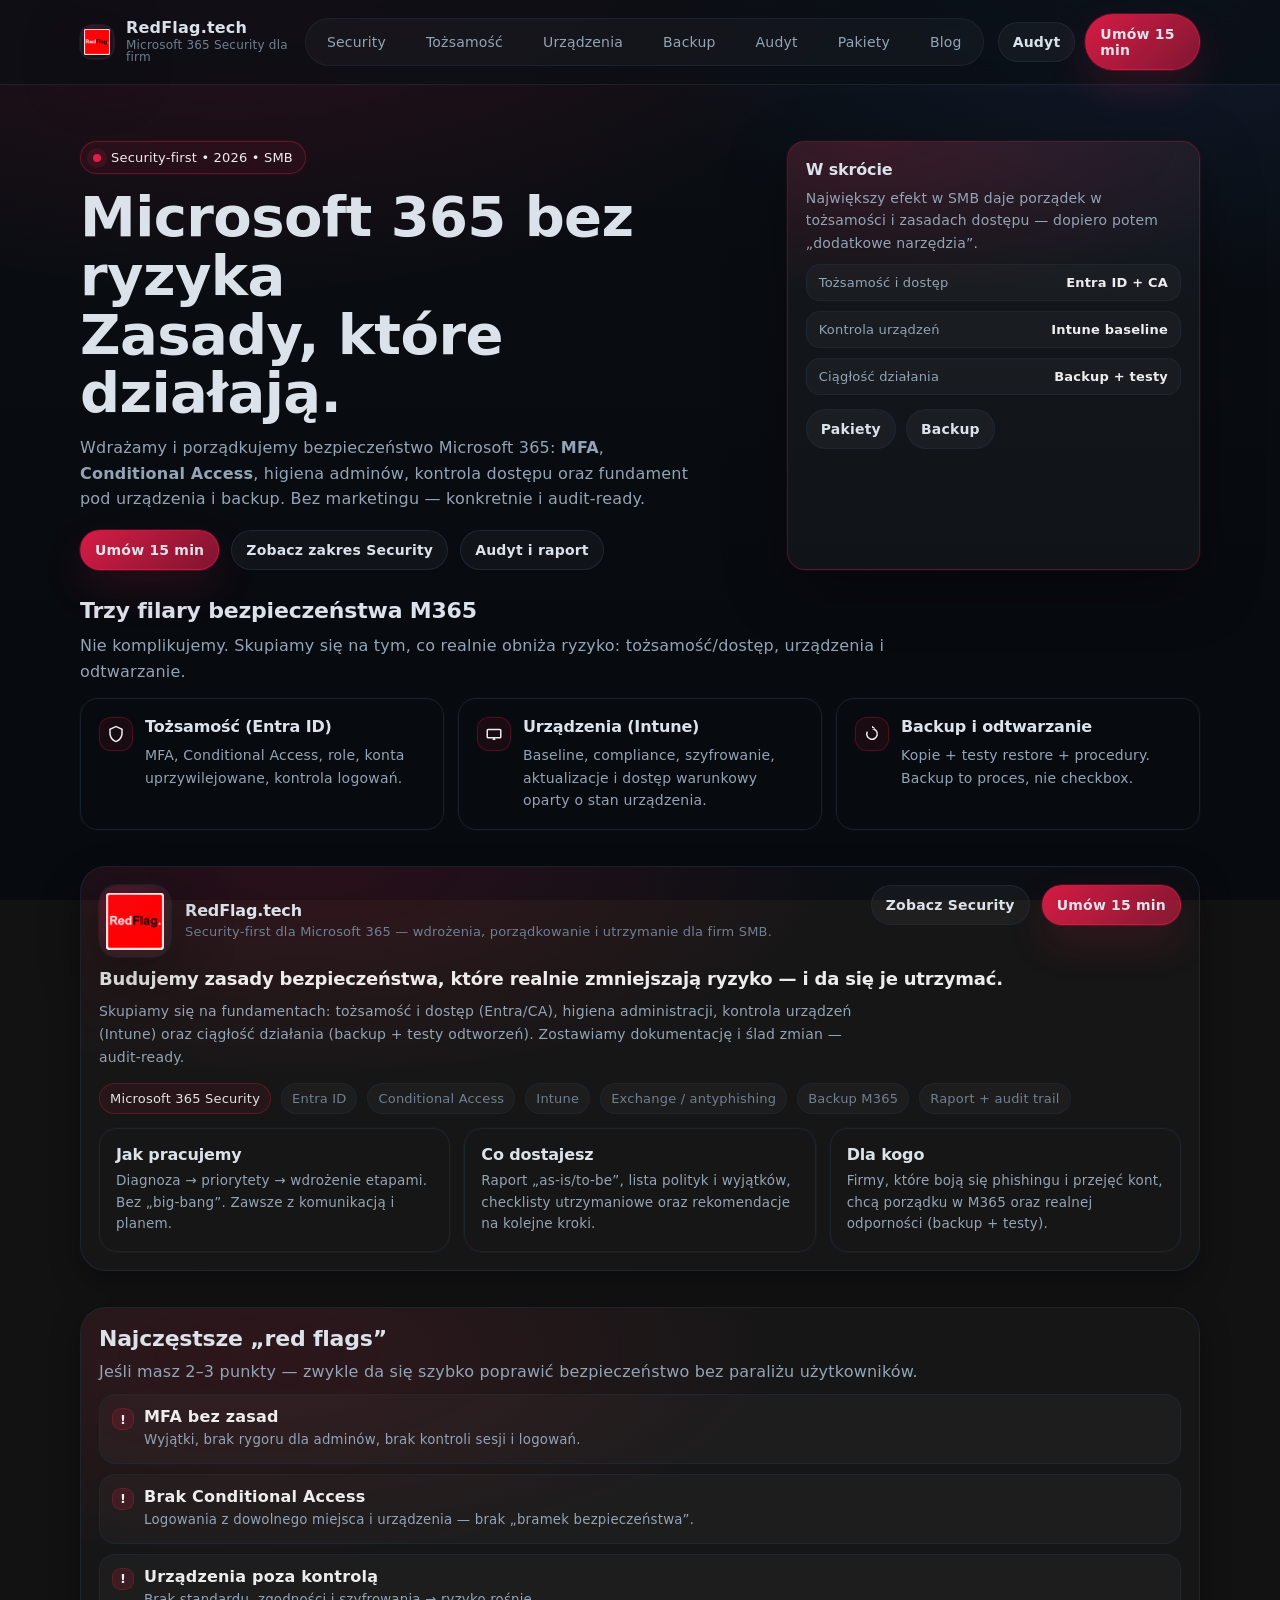
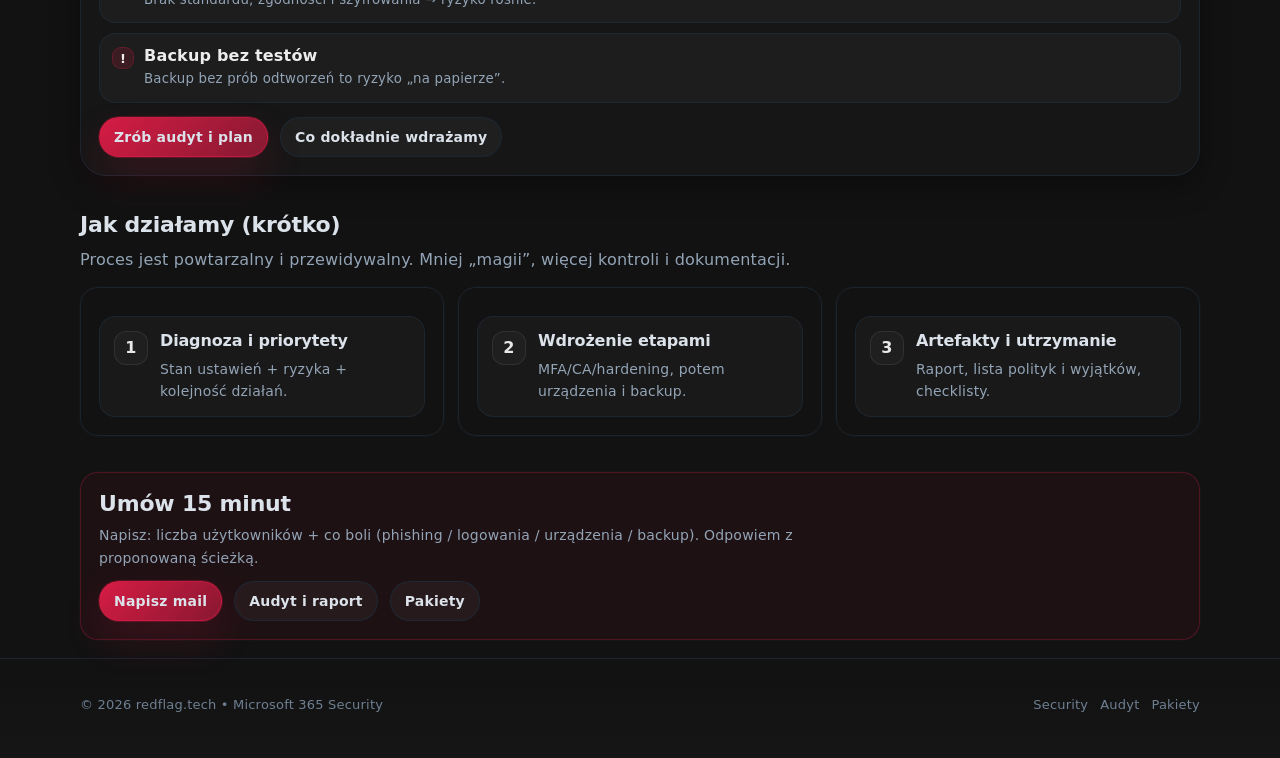
<file: index1.html>
<!doctype html>
<html lang="pl">
<head>
  <meta charset="utf-8" />
  <meta name="viewport" content="width=device-width, initial-scale=1" />
  <meta name="color-scheme" content="dark" />
  <title>RedFlag.tech — Microsoft 365 Security dla firm</title>
  <meta name="description" content="RedFlag.tech: Security-first dla Microsoft 365. Entra ID, Conditional Access, Intune, ochrona poczty i backup M365. Konkretnie, audit‑ready." />

  <meta property="og:title" content="RedFlag.tech — Microsoft 365 Security dla firm" />
  <meta property="og:description" content="Entra ID • Conditional Access • Intune • Exchange • Backup. Bezpieczeństwo M365 w praktyce, audit‑ready." />
  <meta property="og:type" content="website" />

  <link rel="icon" href="./fav.ico" />
  <link rel="stylesheet" href="./styles.css" />

</head>

<body>
  <!-- NAV -->
<header class="nav" role="banner">
  <div class="container">
    <div class="nav-inner">

      <a class="brand" href="./">
        <div class="rf-logo-wrap" aria-hidden="true">
          <img class="rf-logo" src="./logo.png" alt="RedFlag.tech logo">
        </div>
        <div class="brand-title">
          <strong>RedFlag.tech</strong>
          <span>Microsoft 365 Security dla firm</span>
        </div>
      </a>

      <nav class="nav-links" aria-label="Nawigacja główna">
        <a href="./security.html">Security</a>
        <a href="./tozsamosc.html">Tożsamość</a>
        <a href="./urzadzenia.html">Urządzenia</a>
        <a href="./backup.html">Backup</a>
        <a href="./audyty.html">Audyt</a>
        <a href="./pakiety.html">Pakiety</a>
        <a href="./blog/">Blog</a>
      </nav>

      <div class="nav-cta">
        <a class="btn" href="./audyty.html">Audyt</a>
        <a class="btn primary" href="#kontakt">Umów 15 min</a>

        <button class="menu-btn"
                id="menuBtn"
                aria-label="Otwórz menu"
                aria-controls="mobileMenu"
                aria-expanded="false">
          <span></span><span></span>
        </button>
      </div>

    </div>
  </div>
</header>

<!-- MOBILE MENU -->
<div class="overlay" id="overlay" hidden></div>

<aside class="mobile-menu" id="mobileMenu" role="dialog" aria-modal="true" hidden>
  <div class="mm-title">
    <div class="mini">
      <span class="dot"></span>
      <span>Menu • RedFlag.tech</span>
    </div>
    <button class="mm-close" id="menuClose">✕</button>
  </div>

  <div class="mm-inner">
    <a class="mm-link" href="./security.html"><span>Security</span>→</a>
    <a class="mm-link" href="./tozsamosc.html"><span>Tożsamość</span>→</a>
    <a class="mm-link" href="./urzadzenia.html"><span>Urządzenia</span>→</a>
    <a class="mm-link" href="./backup.html"><span>Backup</span>→</a>
    <a class="mm-link" href="./audyty.html"><span>Audyt</span>→</a>
    <a class="mm-link" href="./pakiety.html"><span>Pakiety</span>→</a>

    <div class="mm-cta">
      <a class="btn primary" href="#kontakt">Umów 15 min</a>
    </div>
  </div>
</aside>

  <!-- Overlay + Mobile Menu -->
  <div class="overlay" id="overlay" hidden></div>

  <aside class="mobile-menu" id="mobileMenu" role="dialog" aria-modal="true" aria-label="Menu mobilne" hidden>
    <div class="mm-title">
      <div class="mini">
        <span class="dot" aria-hidden="true"></span>
        <span>Menu • RedFlag.tech</span>
      </div>
      <button class="mm-close" id="menuClose" aria-label="Zamknij menu">✕</button>
    </div>

    <div class="mm-inner">
      <a class="mm-link" href="./security.html">
        <div><b>Microsoft 365 Security</b><span>Baseline, MFA, CA, hardening</span></div><span>→</span>
      </a>
      <a class="mm-link" href="./tozsamosc.html">
        <div><b>Tożsamość (Entra ID)</b><span>Role, dostęp, admini</span></div><span>→</span>
      </a>
      <a class="mm-link" href="./urzadzenia.html">
        <div><b>Urządzenia (Intune)</b><span>Compliance, standardy</span></div><span>→</span>
      </a>
      <a class="mm-link" href="./backup.html">
        <div><b>Backup Microsoft 365</b><span>Kopie + testy odtworzeń</span></div><span>→</span>
      </a>
      <a class="mm-link" href="./audyty.html">
        <div><b>Audyt i raport</b><span>Ryzyka + plan działań</span></div><span>→</span>
      </a>
      <a class="mm-link" href="./pakiety.html">
        <div><b>Pakiety dla SMB</b><span>Start / Secure / Resilient</span></div><span>→</span>
      </a>

      <div class="mm-cta">
        <a class="btn primary" href="#kontakt">Umów 15 min</a>
        <a class="btn" href="./security.html">Zobacz Security</a>
      </div>
    </div>
  </aside>

  <main>
    <!-- HERO -->
    <section class="hero">
      <div class="container">
        <div class="hero-grid">
          <div>
            <div class="pill"><span class="dot" aria-hidden="true"></span> Security-first • 2026 • SMB</div>
            <h1>Microsoft 365 bez ryzyka<br/>Zasady, które działają.</h1>
            <p class="lead">
              Wdrażamy i porządkujemy bezpieczeństwo Microsoft 365: <b>MFA</b>, <b>Conditional Access</b>, higiena adminów,
              kontrola dostępu oraz fundament pod urządzenia i backup. Bez marketingu — konkretnie i audit‑ready.
            </p>

            <div class="hero-cta">
              <a class="btn primary" href="#kontakt">Umów 15 min</a>
              <a class="btn" href="./security.html">Zobacz zakres Security</a>
              <a class="btn" href="./audyty.html">Audyt i raport</a>
            </div>
          </div>

          <div class="card quick">
            <strong>W skrócie</strong>
            <p>Największy efekt w SMB daje porządek w tożsamości i zasadach dostępu — dopiero potem „dodatkowe narzędzia”.</p>

            <div class="stat" aria-label="Najczęstsze obszary">
              <div class="stat-row"><span>Tożsamość i dostęp</span><b>Entra ID + CA</b></div>
              <div class="stat-row"><span>Kontrola urządzeń</span><b>Intune baseline</b></div>
              <div class="stat-row"><span>Ciągłość działania</span><b>Backup + testy</b></div>
            </div>

            <div style="margin-top:14px; display:flex; gap:10px; flex-wrap:wrap;">
              <a class="btn" href="./pakiety.html">Pakiety</a>
              <a class="btn" href="./backup.html">Backup</a>
            </div>
          </div>
        </div>
      </div>
    </section>

    <!-- 3 PILLARS -->
    <section class="section">
      <div class="container">
        <h2>Trzy filary bezpieczeństwa M365</h2>
        <p class="sub">
          Nie komplikujemy. Skupiamy się na tym, co realnie obniża ryzyko: tożsamość/dostęp, urządzenia i odtwarzanie.
        </p>

        <div class="grid three">
          <a class="card" href="./tozsamosc.html">
            <div class="kpi">
              <div class="icon" aria-hidden="true">
                <svg viewBox="0 0 24 24"><path d="M12 1 3 5v6c0 5.6 3.8 10.9 9 12 5.2-1.1 9-6.4 9-12V5l-9-4Zm0 20c-4-1.1-7-5.7-7-10.2V6.3L12 3l7 3.3v4.5C19 15.3 16 19.9 12 21Z"/></svg>
              </div>
              <div>
                <strong>Tożsamość (Entra ID)</strong>
                <p>MFA, Conditional Access, role, konta uprzywilejowane, kontrola logowań.</p>
              </div>
            </div>
          </a>

          <a class="card" href="./urzadzenia.html">
            <div class="kpi">
              <div class="icon" aria-hidden="true">
                <svg viewBox="0 0 24 24"><path d="M4 5h16a2 2 0 0 1 2 2v9a2 2 0 0 1-2 2H13l1.3 2H9.7L11 18H4a2 2 0 0 1-2-2V7a2 2 0 0 1 2-2Zm0 2v9h16V7H4Z"/></svg>
              </div>
              <div>
                <strong>Urządzenia (Intune)</strong>
                <p>Baseline, compliance, szyfrowanie, aktualizacje i dostęp warunkowy oparty o stan urządzenia.</p>
              </div>
            </div>
          </a>

          <a class="card" href="./backup.html">
            <div class="kpi">
              <div class="icon" aria-hidden="true">
                <svg viewBox="0 0 24 24"><path d="M12 6a6 6 0 1 1-5.3 3.2l-1.8-.9A8 8 0 1 0 12 4V1l4 3-4 3V6Z"/></svg>
              </div>
              <div>
                <strong>Backup i odtwarzanie</strong>
                <p>Kopie + testy restore + procedury. Backup to proces, nie checkbox.</p>
              </div>
            </div>
          </a>
        </div>
      </div>
    </section>


<!-- O REDFLAG (firma-style) -->
<section class="section" id="firma">
  <div class="container">
    <div class="rf-brand">

      <div class="rf-head">
        <div class="rf-lockup">
          <div class="rf-logo-wrap" aria-hidden="true">
            <img class="rf-logo" src="./logo.png" alt="RedFlag.tech logo">
          </div>

          <div class="rf-title">
            <strong>RedFlag.tech</strong>
            <span>Security-first dla Microsoft 365 — wdrożenia, porządkowanie i utrzymanie dla firm SMB.</span>
          </div>
        </div>

        <div style="display:flex; gap:12px; flex-wrap:wrap;">
          <a class="btn" href="./security.html">Zobacz Security</a>
          <a class="btn primary" href="#kontakt">Umów 15 min</a>
        </div>
      </div>

      <div class="rf-claim">
        Budujemy zasady bezpieczeństwa, które realnie zmniejszają ryzyko — i da się je utrzymać.
      </div>

      <div class="rf-sub">
        Skupiamy się na fundamentach: tożsamość i dostęp (Entra/CA), higiena administracji, kontrola urządzeń (Intune) oraz
        ciągłość działania (backup + testy odtworzeń). Zostawiamy dokumentację i ślad zmian — audit‑ready.
      </div>

      <div class="rf-badges" aria-label="Trust badges">
        <span class="rf-badge hot">Microsoft 365 Security</span>
        <span class="rf-badge">Entra ID</span>
        <span class="rf-badge">Conditional Access</span>
        <span class="rf-badge">Intune</span>
        <span class="rf-badge">Exchange / antyphishing</span>
        <span class="rf-badge">Backup M365</span>
        <span class="rf-badge">Raport + audit trail</span>
      </div>

      <div class="rf-mini">
        <div class="card">
          <strong>Jak pracujemy</strong>
          <p>Diagnoza → priorytety → wdrożenie etapami. Bez „big-bang”. Zawsze z komunikacją i planem.</p>
        </div>

        <div class="card">
          <strong>Co dostajesz</strong>
          <p>Raport „as‑is/to‑be”, lista polityk i wyjątków, checklisty utrzymaniowe oraz rekomendacje na kolejne kroki.</p>
        </div>

        <div class="card">
          <strong>Dla kogo</strong>
          <p>Firmy, które boją się phishingu i przejęć kont, chcą porządku w M365 oraz realnej odporności (backup + testy).</p>
        </div>
      </div>

    </div>
  </div>
</section>


    <!-- RED FLAGS (short) -->
    <section class="section">
      <div class="container">
        <div class="flags">
          <h2 style="margin:0 0 8px;">Najczęstsze „red flags”</h2>
          <p class="sub" style="margin:0 0 10px;">
            Jeśli masz 2–3 punkty — zwykle da się szybko poprawić bezpieczeństwo bez paraliżu użytkowników.
          </p>

          <div class="flag">
            <div class="x" aria-hidden="true">!</div>
            <div><b>MFA bez zasad</b><small>Wyjątki, brak rygoru dla adminów, brak kontroli sesji i logowań.</small></div>
          </div>
          <div class="flag">
            <div class="x" aria-hidden="true">!</div>
            <div><b>Brak Conditional Access</b><small>Logowania z dowolnego miejsca i urządzenia — brak „bramek bezpieczeństwa”.</small></div>
          </div>
          <div class="flag">
            <div class="x" aria-hidden="true">!</div>
            <div><b>Urządzenia poza kontrolą</b><small>Brak standardu, zgodności i szyfrowania → ryzyko rośnie.</small></div>
          </div>
          <div class="flag">
            <div class="x" aria-hidden="true">!</div>
            <div><b>Backup bez testów</b><small>Backup bez prób odtworzeń to ryzyko „na papierze”.</small></div>
          </div>

          <div style="margin-top:14px; display:flex; gap:12px; flex-wrap:wrap;">
            <a class="btn primary" href="./audyty.html">Zrób audyt i plan</a>
            <a class="btn" href="./security.html">Co dokładnie wdrażamy</a>
          </div>
        </div>
      </div>
    </section>

<!-- HOW (short) -->
<section class="section">
  <div class="container">
    <h2>Jak działamy (krótko)</h2>
    <p class="sub">
      Proces jest powtarzalny i przewidywalny. Mniej „magii”, więcej kontroli i dokumentacji.
    </p>

    <div class="grid three steps">

      <div class="card">
        <div class="row">
          <div class="num">1</div>
          <div>
            <strong>Diagnoza i priorytety</strong>
            <p>Stan ustawień + ryzyka + kolejność działań.</p>
          </div>
        </div>
      </div>

      <div class="card">
        <div class="row">
          <div class="num">2</div>
          <div>
            <strong>Wdrożenie etapami</strong>
            <p>MFA/CA/hardening, potem urządzenia i backup.</p>
          </div>
        </div>
      </div>

      <div class="card">
        <div class="row">
          <div class="num">3</div>
          <div>
            <strong>Artefakty i utrzymanie</strong>
            <p>Raport, lista polityk i wyjątków, checklisty.</p>
          </div>
        </div>
      </div>

    </div>
  </div>
</section>

    <!-- CONTACT -->
    <section class="section" id="kontakt">
      <div class="container">
        <div class="card" style="border-color: rgba(225,29,72,.25); background: rgba(225,29,72,.06);">
          <h2 style="margin:0 0 8px;">Umów 15 minut</h2>
          <p class="sub" style="margin:0 0 12px;">
            Napisz: liczba użytkowników + co boli (phishing / logowania / urządzenia / backup). Odpowiem z proponowaną ścieżką.
          </p>
          <div style="display:flex; flex-wrap:wrap; gap:12px;">
            <a class="btn primary" href="mailto:kontakt@redflag.tech?subject=RedFlag.tech%20%E2%80%94%2015%20min&body=Hej%2C%0A%0ALiczba%20u%C5%BCytkownik%C3%B3w%3A%20%0ANajwi%C4%99kszy%20problem%3A%20(phishing%2Flogowania%2Furz%C4%85dzenia%2Fbackup)%0AObecne%20licencje%3A%20(je%C5%9Bli%20wiesz)%0A%0AChc%C4%99%20um%C3%B3wi%C4%87%2015%20min.">
              Napisz mail
            </a>
            <a class="btn" href="./audyty.html">Audyt i raport</a>
            <a class="btn" href="./pakiety.html">Pakiety</a>
          </div>
        </div>
      </div>
    </section>
  </main>

  <footer role="contentinfo">
    <div class="container">
      <div class="footer-inner">
        <div>© <span id="year"></span> <a href="./" style="text-decoration:none;">redflag.tech</a> • Microsoft 365 Security</div>
        <div style="display:flex; gap:12px; flex-wrap:wrap;">
          <a href="./security.html">Security</a>
          <a href="./audyty.html">Audyt</a>
          <a href="./pakiety.html">Pakiety</a>
        </div>
      </div>
    </div>
  </footer>

  <script>
    // Year
    document.getElementById('year').textContent = new Date().getFullYear();

    // Mobile menu (a11y + UX)
    const menuBtn   = document.getElementById('menuBtn');
    const overlay   = document.getElementById('overlay');
    const menu      = document.getElementById('mobileMenu');
    const menuClose = document.getElementById('menuClose');

    let lastFocus = null;

    function openMenu(){
      lastFocus = document.activeElement;
      menu.hidden = false;
      overlay.hidden = false;

      requestAnimationFrame(() => {
        menu.classList.add('active');
        overlay.classList.add('active');
        menuBtn.setAttribute('aria-expanded', 'true');
        document.body.style.overflow = 'hidden';
      });

      const firstLink = menu.querySelector('a');
      if(firstLink) setTimeout(() => firstLink.focus(), 50);
    }

    function closeMenu(){
      menu.classList.remove('active');
      overlay.classList.remove('active');
      menuBtn.setAttribute('aria-expanded', 'false');
      document.body.style.overflow = '';

      setTimeout(() => {
        menu.hidden = true;
        overlay.hidden = true;
        if(lastFocus) lastFocus.focus();
      }, 260);
    }

    function toggleMenu(){
      const expanded = menuBtn.getAttribute('aria-expanded') === 'true';
      expanded ? closeMenu() : openMenu();
    }

    menuBtn.addEventListener('click', toggleMenu);
    menuClose.addEventListener('click', closeMenu);
    overlay.addEventListener('click', closeMenu);

    window.addEventListener('keydown', (e) => {
      if(e.key === 'Escape' && menuBtn.getAttribute('aria-expanded') === 'true'){
        closeMenu();
      }
    });

    menu.addEventListener('click', (e) => {
      const a = e.target.closest('a');
      if(a) closeMenu();
    });
  </script>

<script src="./app.js"></script>

<!-- STICKY CTA (mobile) -->
<div class="sticky-cta" aria-label="Szybkie akcje">
  <div class="inner">

    <a class="btn primary"
       href="mailto:kontakt@redflag.tech?subject=Audyt Microsoft 365 – 15 min&body=Liczba użytkowników:%0AProblem:%20(phishing/logowania/urządzenia/backup)%0AObecne licencje:%0A%0AChcę umówić 15 min">
      Napisz mail
    </a>

    <a class="btn" href="./audyty.html">Audyt</a>

  </div>
</div>


</body>
</html>
</file>
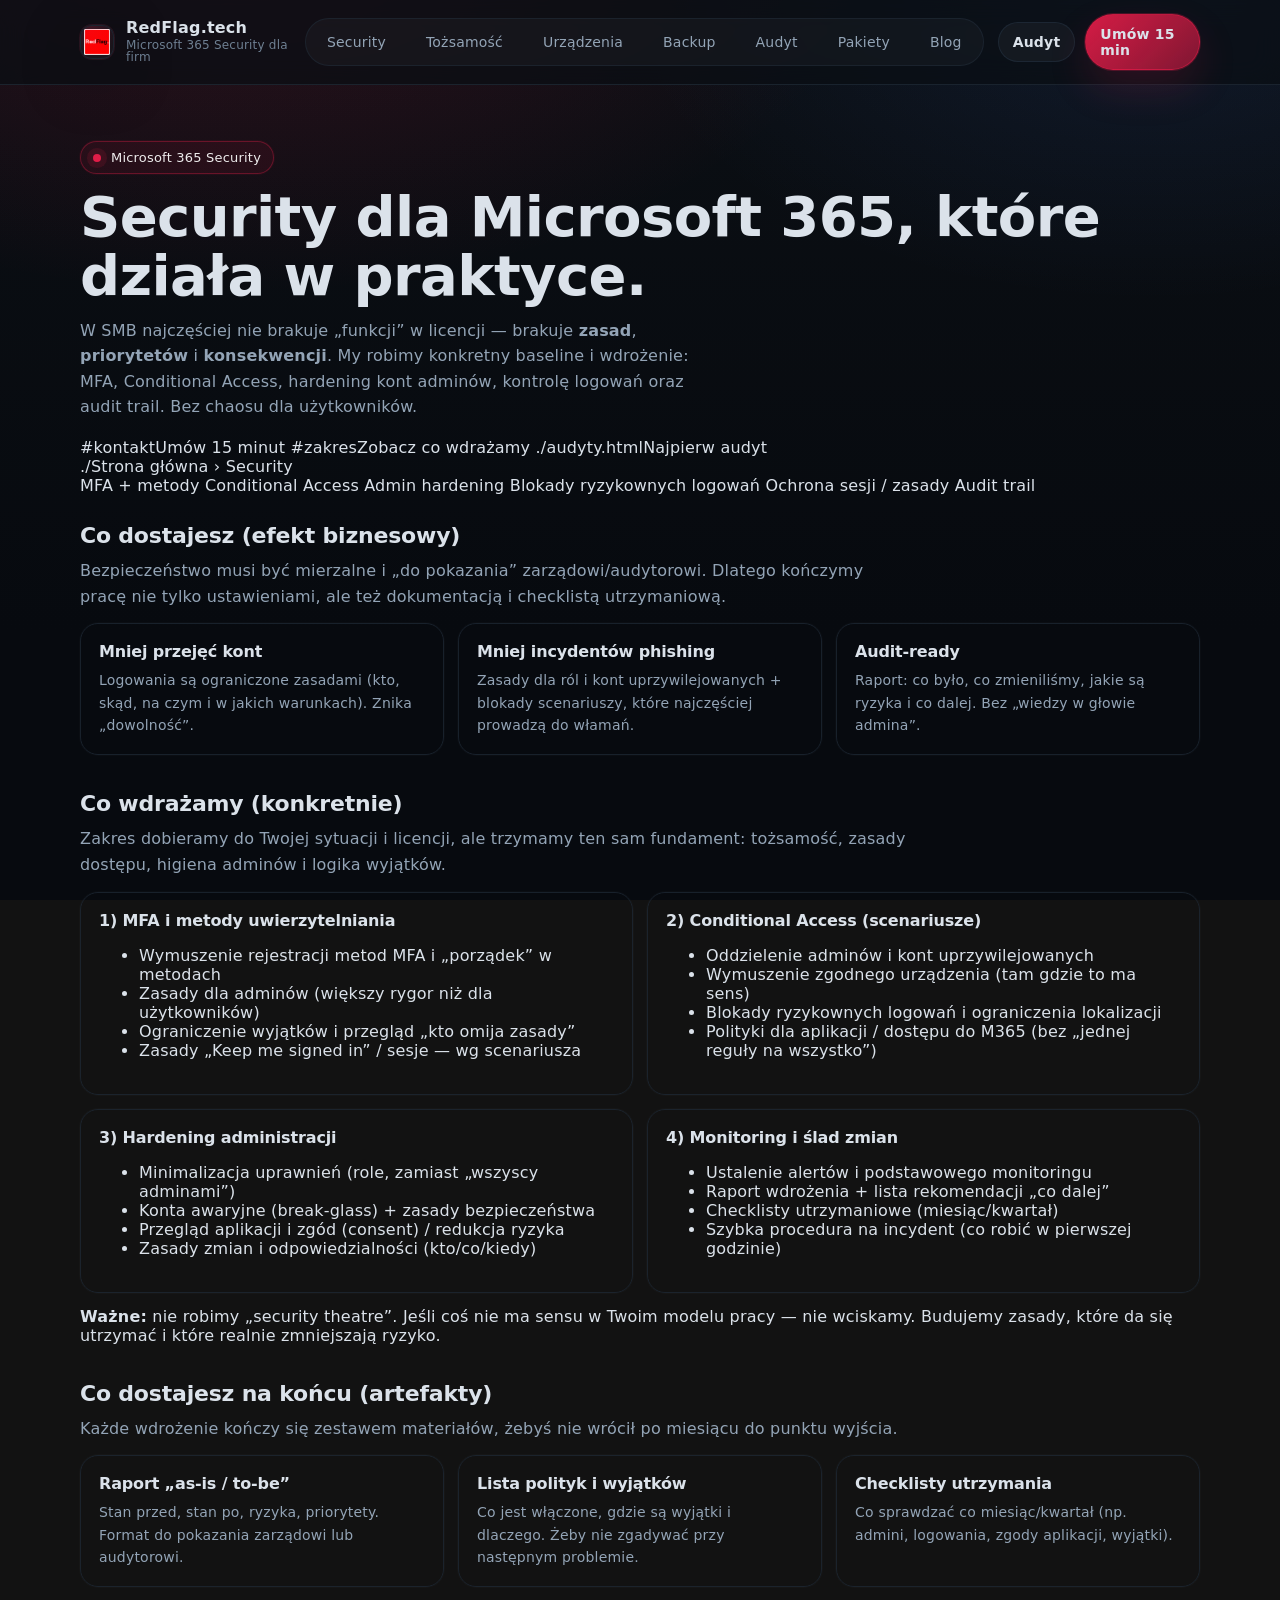
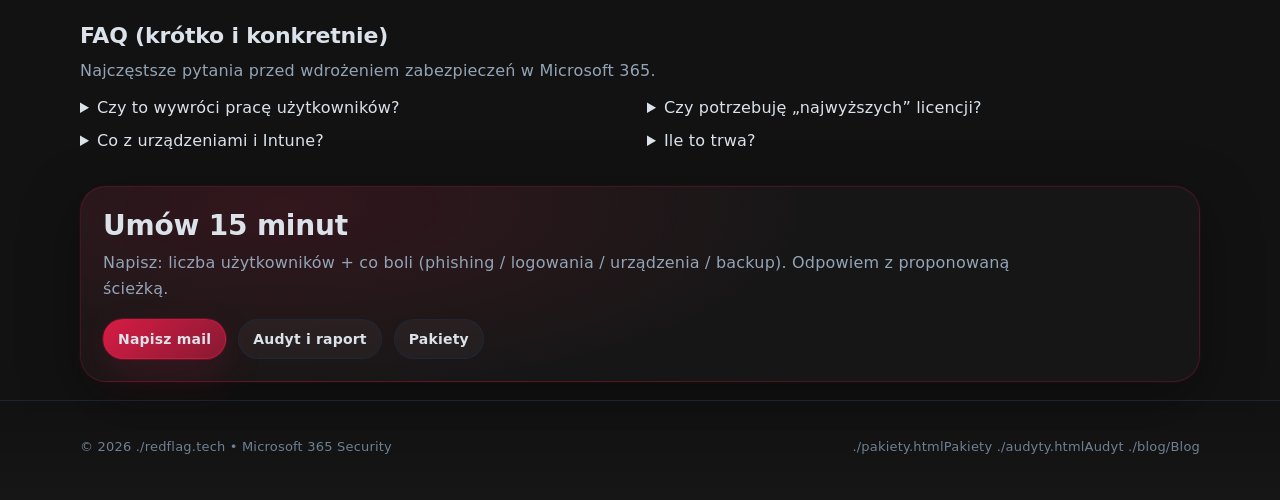
<file: sec.html>
<!doctype html>
<html lang="pl">
<head>
  <meta charset="utf-8" />
  <meta name="viewport" content="width=device-width, initial-scale=1" />
  <meta name="color-scheme" content="dark" />
  <title>Microsoft 365 Security — RedFlag.tech</title>
  <meta name="description" content="Microsoft 365 Security dla firm SMB: MFA, Conditional Access, hardening kont adminów, ochrona logowań, audit trail i konkretne wdrożenie bez chaosu." />

  <!-- Open Graph -->
  <meta property="og:title" content="Microsoft 365 Security — RedFlag.tech" />
  <meta property="og:description" content="Baseline, MFA, Conditional Access, hardening, audit trail. Security-first dla Microsoft 365." />
  <meta property="og:type" content="website" />

<link rel="icon" href="./fav.ico">
<link rel="stylesheet" href="./styles.css" />

</head>

<body>
<!-- NAV -->
<header class="nav" role="banner">
  <div class="container">
    <div class="nav-inner">

      <a class="brand" href="./">
        <div class="rf-logo-wrap" aria-hidden="true">
          <img class="rf-logo" src="./logo.png" alt="RedFlag.tech logo">
        </div>
        <div class="brand-title">
          <strong>RedFlag.tech</strong>
          <span>Microsoft 365 Security dla firm</span>
        </div>
      </a>

      <nav class="nav-links" aria-label="Nawigacja główna">
        <a class="active" href="./security.html">Security</a>
        <a href="./tozsamosc.html">Tożsamość</a>
        <a href="./urzadzenia.html">Urządzenia</a>
        <a href="./backup.html">Backup</a>
        <a href="./audyty.html">Audyt</a>
        <a href="./pakiety.html">Pakiety</a>
        <a href="./blog/">Blog</a>
      </nav>

      <div class="nav-cta">
        <a class="btn" href="./audyty.html">Audyt</a>
        <a class="btn primary" href="#kontakt">Umów 15 min</a>

        <button class="menu-btn"
                id="menuBtn"
                aria-label="Otwórz menu"
                aria-controls="mobileMenu"
                aria-expanded="false">
          <span></span><span></span>
        </button>
      </div>

    </div>
  </div>


</header>

<!-- MOBILE MENU -->
<div class="overlay" id="overlay" hidden></div>

<aside class="mobile-menu" id="mobileMenu" role="dialog" aria-modal="true" hidden>
  <div class="mm-title">
    <div class="mini">
      <span class="dot"></span>
      <span>Menu • RedFlag.tech</span>
    </div>
    <button class="mm-close" id="menuClose">✕</button>
  </div>

  <div class="mm-inner">
    <a class="mm-link" href="./security.html"><span>Security</span>→</a>
    <a class="mm-link" href="./tozsamosc.html"><span>Tożsamość</span>→</a>
    <a class="mm-link" href="./urzadzenia.html"><span>Urządzenia</span>→</a>
    <a class="mm-link" href="./backup.html"><span>Backup</span>→</a>
    <a class="mm-link" href="./audyty.html"><span>Audyt</span>→</a>
    <a class="mm-link" href="./pakiety.html"><span>Pakiety</span>→</a>

    <div class="mm-cta">
      <a class="btn primary" href="#kontakt">Umów 15 min</a>
    </div>
  </div>
</aside>

  <!-- Overlay + Mobile Menu -->
  <div class="overlay" id="overlay" hidden></div>

  <aside class="mobile-menu" id="mobileMenu" role="dialog" aria-modal="true" aria-label="Menu mobilne" hidden>
    <div class="mm-title">
      <div class="mini">
        <span class="dot" aria-hidden="true"></span>
        <span>Menu • RedFlag.tech</span>
      </div>
      <button class="mm-close" id="menuClose" aria-label="Zamknij menu">✕</button>
    </div>

    <div class="mm-inner">
      ./security.html
        <div><b>Microsoft 365 Security</b><span>Baseline, MFA, CA, hardening</span></div>
        <span>→</span>
      </a>
      ./tozsamosc.html
        <div><b>Tożsamość (Entra ID)</b><span>Role, dostęp, konta uprzywilejowane</span></div>
        <span>→</span>
      </a>
      ./urzadzenia.html
        <div><b>Urządzenia (Intune)</b><span>Compliance, standardy, kontrola</span></div>
        <span>→</span>
      </a>
      ./poczta.html
        <div><b>Poczta (Exchange)</b><span>Antyphishing, DKIM/DMARC</span></div>
        <span>→</span>
      </a>
      ./backup.html
        <div><b>Backup Microsoft 365</b><span>Kopie + testy odtworzeń</span></div>
        <span>→</span>
      </a>
      ./copilot.html
        <div><b>Copilot / AI readiness</b><span>Uprawnienia, dane, governance</span></div>
        <span>→</span>
      </a>
      ./migracje.html
        <div><b>Migracje i porządkowanie</b><span>Tenant, poczta, urządzenia</span></div>
        <span>→</span>
      </a>
      ./audyty.html
        <div><b>Audyt i raport</b><span>Ryzyka + plan działań</span></div>
        <span>→</span>
      </a>
      ./pakiety.html
        <div><b>Pakiety dla SMB</b><span>Start / Secure / Resilient</span></div>
        <span>→</span>
      </a>
      ./blog/
        <div><b>Blog: Security Notes</b><span>Krótkie notatki, bez lania wody</span></div>
        <span>→</span>
      </a>

      <div class="mm-cta">
        #kontaktUmów 15 minut</a>
        #zakresZobacz zakres</a>
      </div>
    </div>
  </aside>

  <main>
    <!-- PAGE HERO -->
    <section class="hero">
      <div class="container">
        <div class="pill"><span class="dot" aria-hidden="true"></span> Microsoft 365 Security</div>
        <h1>Security dla Microsoft 365, które działa w praktyce.</h1>

        <p class="lead">
          W SMB najczęściej nie brakuje „funkcji” w licencji — brakuje <b>zasad</b>, <b>priorytetów</b> i
          <b>konsekwencji</b>. My robimy konkretny baseline i wdrożenie: MFA, Conditional Access, hardening kont adminów,
          kontrolę logowań oraz audit trail. Bez chaosu dla użytkowników.
        </p>

        <div class="hero-cta">
          #kontaktUmów 15 minut</a>
          #zakresZobacz co wdrażamy</a>
          ./audyty.htmlNajpierw audyt</a>
        </div>

        <div class="breadcrumbs">
          ./Strona główna</a>  <span aria-hidden="true">›</span>  <span>Security</span>
        </div>

        <div class="badge-row" aria-label="Obszary">
          <span class="badge">MFA + metody</span>
          <span class="badge">Conditional Access</span>
          <span class="badge">Admin hardening</span>
          <span class="badge">Blokady ryzykownych logowań</span>
          <span class="badge">Ochrona sesji / zasady</span>
          <span class="badge">Audit trail</span>
        </div>
      </div>
    </section>

    <!-- WHAT YOU GET -->
    <section class="section" id="zakres">
      <div class="container">
        <h2>Co dostajesz (efekt biznesowy)</h2>
        <p class="sub">
          Bezpieczeństwo musi być mierzalne i „do pokazania” zarządowi/audytorowi. Dlatego kończymy pracę
          nie tylko ustawieniami, ale też dokumentacją i checklistą utrzymaniową.
        </p>

        <div class="grid three">
          <div class="card">
            <strong>Mniej przejęć kont</strong>
            <p>Logowania są ograniczone zasadami (kto, skąd, na czym i w jakich warunkach). Znika „dowolność”.</p>
          </div>
          <div class="card">
            <strong>Mniej incydentów phishing</strong>
            <p>Zasady dla ról i kont uprzywilejowanych + blokady scenariuszy, które najczęściej prowadzą do włamań.</p>
          </div>
          <div class="card">
            <strong>Audit‑ready</strong>
            <p>Raport: co było, co zmieniliśmy, jakie są ryzyka i co dalej. Bez „wiedzy w głowie admina”.</p>
          </div>
        </div>
      </div>
    </section>

    <!-- IMPLEMENTATION SCOPE -->
    <section class="section">
      <div class="container">
        <h2>Co wdrażamy (konkretnie)</h2>
        <p class="sub">
          Zakres dobieramy do Twojej sytuacji i licencji, ale trzymamy ten sam fundament: tożsamość, zasady dostępu,
          higiena adminów i logika wyjątków.
        </p>

        <div class="grid two">
          <div class="card">
            <strong>1) MFA i metody uwierzytelniania</strong>
            <ul class="clean">
              <li><span class="tick"></span> Wymuszenie rejestracji metod MFA i „porządek” w metodach</li>
              <li><span class="tick"></span> Zasady dla adminów (większy rygor niż dla użytkowników)</li>
              <li><span class="tick"></span> Ograniczenie wyjątków i przegląd „kto omija zasady”</li>
              <li><span class="tick"></span> Zasady „Keep me signed in” / sesje — wg scenariusza</li>
            </ul>
          </div>

          <div class="card">
            <strong>2) Conditional Access (scenariusze)</strong>
            <ul class="clean">
              <li><span class="tick"></span> Oddzielenie adminów i kont uprzywilejowanych</li>
              <li><span class="tick"></span> Wymuszenie zgodnego urządzenia (tam gdzie to ma sens)</li>
              <li><span class="tick"></span> Blokady ryzykownych logowań i ograniczenia lokalizacji</li>
              <li><span class="tick"></span> Polityki dla aplikacji / dostępu do M365 (bez „jednej reguły na wszystko”)</li>
            </ul>
          </div>

          <div class="card">
            <strong>3) Hardening administracji</strong>
            <ul class="clean">
              <li><span class="tick"></span> Minimalizacja uprawnień (role, zamiast „wszyscy adminami”)</li>
              <li><span class="tick"></span> Konta awaryjne (break‑glass) + zasady bezpieczeństwa</li>
              <li><span class="tick"></span> Przegląd aplikacji i zgód (consent) / redukcja ryzyka</li>
              <li><span class="tick"></span> Zasady zmian i odpowiedzialności (kto/co/kiedy)</li>
            </ul>
          </div>

          <div class="card">
            <strong>4) Monitoring i ślad zmian</strong>
            <ul class="clean">
              <li><span class="tick"></span> Ustalenie alertów i podstawowego monitoringu</li>
              <li><span class="tick"></span> Raport wdrożenia + lista rekomendacji „co dalej”</li>
              <li><span class="tick"></span> Checklisty utrzymaniowe (miesiąc/kwartał)</li>
              <li><span class="tick"></span> Szybka procedura na incydent (co robić w pierwszej godzinie)</li>
            </ul>
          </div>
        </div>

        <div class="callout" style="margin-top:14px;">
          <b>Ważne:</b> nie robimy „security theatre”. Jeśli coś nie ma sensu w Twoim modelu pracy — nie wciskamy.
          Budujemy zasady, które da się utrzymać i które realnie zmniejszają ryzyko.
        </div>
      </div>
    </section>

    <!-- DELIVERABLES -->
    <section class="section">
      <div class="container">
        <h2>Co dostajesz na końcu (artefakty)</h2>
        <p class="sub">
          Każde wdrożenie kończy się zestawem materiałów, żebyś nie wrócił po miesiącu do punktu wyjścia.
        </p>

        <div class="grid three">
          <div class="card">
            <strong>Raport „as‑is / to‑be”</strong>
            <p>Stan przed, stan po, ryzyka, priorytety. Format do pokazania zarządowi lub audytorowi.</p>
          </div>
          <div class="card">
            <strong>Lista polityk i wyjątków</strong>
            <p>Co jest włączone, gdzie są wyjątki i dlaczego. Żeby nie zgadywać przy następnym problemie.</p>
          </div>
          <div class="card">
            <strong>Checklisty utrzymania</strong>
            <p>Co sprawdzać co miesiąc/kwartał (np. admini, logowania, zgody aplikacji, wyjątki).</p>
          </div>
        </div>
      </div>
    </section>

    <!-- FAQ -->
    <section class="section">
      <div class="container">
        <h2>FAQ (krótko i konkretnie)</h2>
        <p class="sub">Najczęstsze pytania przed wdrożeniem zabezpieczeń w Microsoft 365.</p>

        <div class="grid two">
          <details>
            <summary>Czy to wywróci pracę użytkowników?</summary>
            <p>
              Nie, jeśli robimy to etapami: najpierw baseline i porządek w metodach MFA, później CA w scenariuszach.
              Zawsze planujemy komunikację i okno wdrożenia.
            </p>
          </details>

          <details>
            <summary>Czy potrzebuję „najwyższych” licencji?</summary>
            <p>
              Nie zawsze. Dobieramy zakres do posiadanych licencji i priorytetów ryzyka. Często najwięcej daje poprawna
              konfiguracja i porządek, nie „kolejny produkt”.
            </p>
          </details>

          <details>
            <summary>Co z urządzeniami i Intune?</summary>
            <p>
              Security w M365 jest najmocniejsze, gdy część zasad opiera się o stan urządzenia (zgodność). Jeśli nie masz
              Intune, zaczynamy od tożsamości, a „device” dokładamy jako kolejny etap.
            </p>
          </details>

          <details>
            <summary>Ile to trwa?</summary>
            <p>
              Baseline da się zrobić szybko, a pełne CA i hardening zależy od złożoności firmy. Zawsze dostajesz plan z
              kolejnością, priorytetami i wpływem na użytkowników.
            </p>
          </details>
        </div>
      </div>
    </section>

  <section class="section" id="kontakt">
  <div class="container">
    <div class="cta-panel">
      <h2>Umów 15 minut</h2>
      <p>
        Napisz: liczba użytkowników + co boli (phishing / logowania / urządzenia / backup).
        Odpowiem z proponowaną ścieżką.
      </p>

      <div class="cta-actions">
        <a class="btn primary"
           href="mailto:kontakt@redflag.tech?subject=Rozmowa%2015%20min%20-%20RedFlag.tech&body=Hej%2C%0A%0ALiczba%20u%C5%BCytkownik%C3%B3w%3A%20%0ACo%20boli%3A%20(phishing%2Flogowania%2Furz%C4%85dzenia%2Fbackup)%0AObecne%20licencje%3A%20(je%C5%9Bli%20wiesz)%0A%0AProsz%C4%99%20o%20termin%20na%2015%20min.%0A">
          Napisz mail
        </a>

        <a class="btn" href="./audyty.html">Audyt i raport</a>
        <a class="btn" href="./pakiety.html">Pakiety</a>
      </div>
    </div>
  </div>
</section>


  </main>

  <footer role="contentinfo">
    <div class="container">
      <div class="footer-inner">
        <div>© <span id="year"></span> ./redflag.tech</a> • Microsoft 365 Security</div>
        <div style="display:flex; gap:12px; flex-wrap:wrap;">
          ./pakiety.htmlPakiety</a>
          ./audyty.htmlAudyt</a>
          ./blog/Blog</a>
        </div>
      </div>
    </div>
  </footer>

  <script>
    // year
    document.getElementById('year').textContent = new Date().getFullYear();

    // Mobile menu (a11y + UX)
    const menuBtn   = document.getElementById('menuBtn');
    const overlay   = document.getElementById('overlay');
    const menu      = document.getElementById('mobileMenu');
    const menuClose = document.getElementById('menuClose');

    let lastFocus = null;

    function openMenu(){
      lastFocus = document.activeElement;

      menu.hidden = false;
      overlay.hidden = false;

      requestAnimationFrame(() => {
        menu.classList.add('active');
        overlay.classList.add('active');
        menuBtn.setAttribute('aria-expanded', 'true');
        document.body.style.overflow = 'hidden';
      });

      const firstLink = menu.querySelector('a');
      if(firstLink) setTimeout(() => firstLink.focus(), 50);
    }

    function closeMenu(){
      menu.classList.remove('active');
      overlay.classList.remove('active');
      menuBtn.setAttribute('aria-expanded', 'false');
      document.body.style.overflow = '';

      setTimeout(() => {
        menu.hidden = true;
        overlay.hidden = true;
        if(lastFocus) lastFocus.focus();
      }, 260);
    }

    function toggleMenu(){
      const expanded = menuBtn.getAttribute('aria-expanded') === 'true';
      expanded ? closeMenu() : openMenu();
    }

    menuBtn.addEventListener('click', toggleMenu);
    menuClose.addEventListener('click', closeMenu);
    overlay.addEventListener('click', closeMenu);

    // Close on ESC
    window.addEventListener('keydown', (e) => {
      if(e.key === 'Escape' && menuBtn.getAttribute('aria-expanded') === 'true'){
        closeMenu();
      }
    });

    // Close after clicking a link (mobile)
    menu.addEventListener('click', (e) => {
      const a = e.target.closest('a');
      if(a) closeMenu();
    });
  </script>

<script src="./app.js"></script>


<!-- STICKY CTA (mobile) -->
<div class="sticky-cta" aria-label="Szybkie akcje">
  <div class="inner">

    <a class="btn primary"
       href="mailto:kontakt@redflag.tech?subject=Audyt Microsoft 365 – 15 min&body=Liczba użytkowników:%0AProblem:%20(phishing/logowania/urządzenia/backup)%0AObecne licencje:%0A%0AChcę umówić 15 min">
      Napisz mail
    </a>

    <a class="btn" href="./audyty.html">Audyt</a>

  </div>
</div>



</body>
</html>
</file>
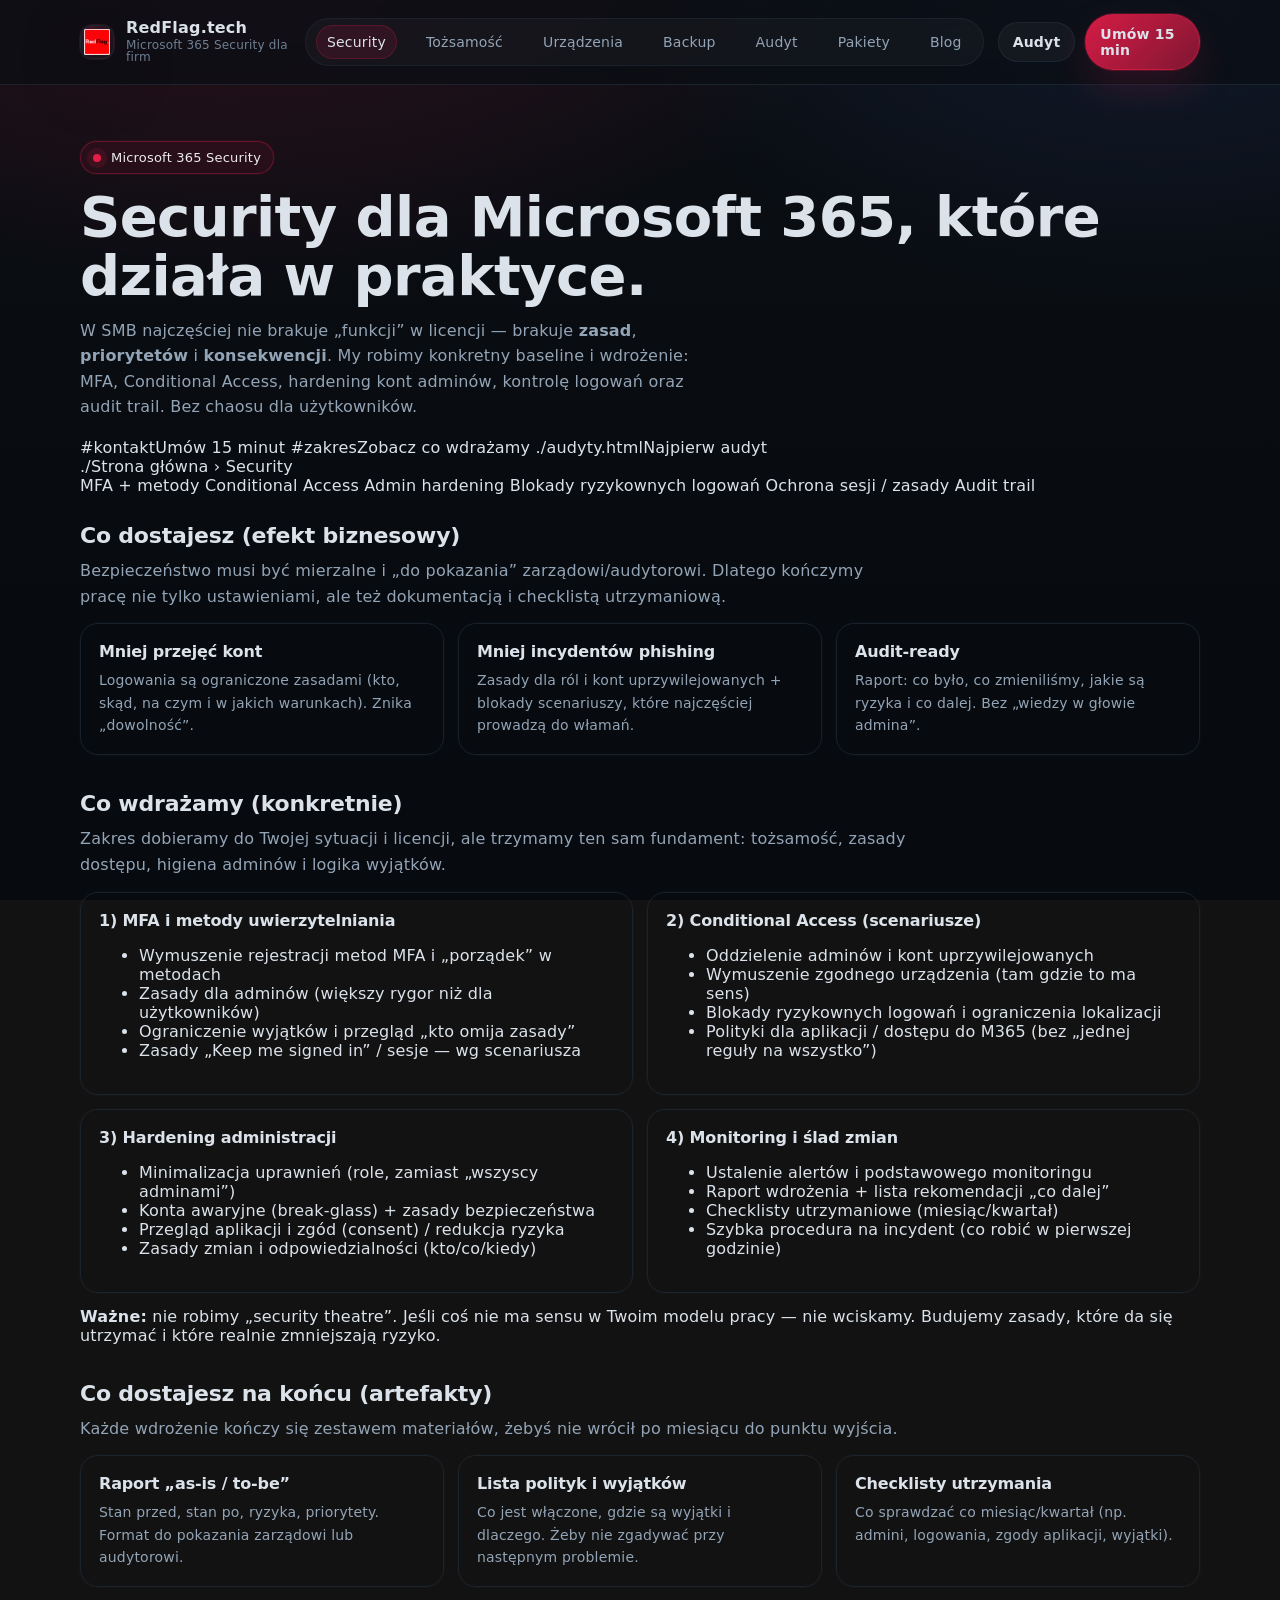
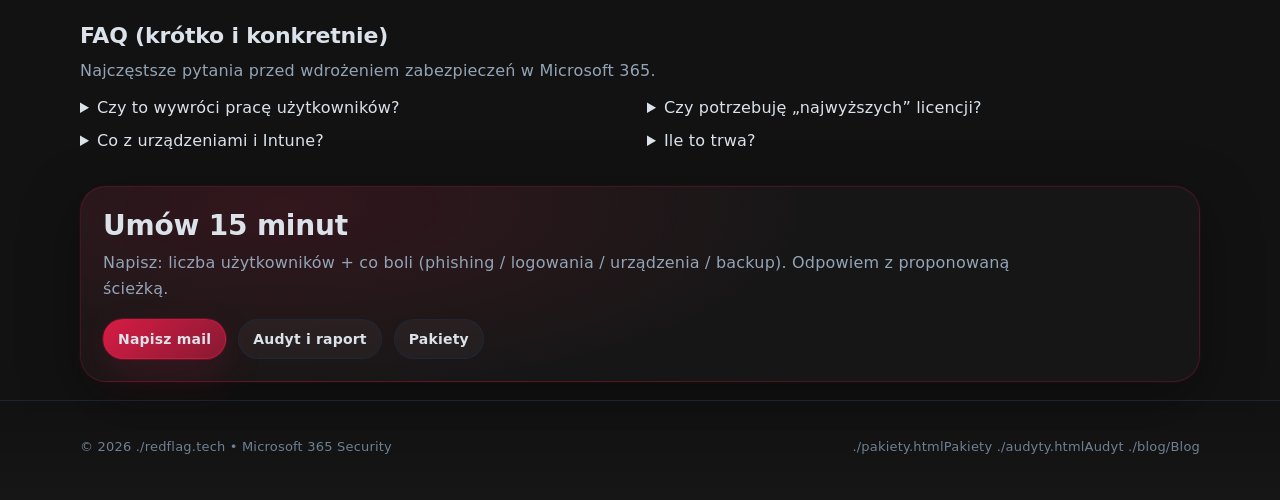
<file: security.html>
<!doctype html>
<html lang="pl">
<head>
  <meta charset="utf-8" />
  <meta name="viewport" content="width=device-width, initial-scale=1" />
  <meta name="color-scheme" content="dark" />
  <title>Microsoft 365 Security — RedFlag.tech</title>
  <meta name="description" content="Microsoft 365 Security dla firm SMB: MFA, Conditional Access, hardening kont adminów, ochrona logowań, audit trail i konkretne wdrożenie bez chaosu." />

  <!-- Open Graph -->
  <meta property="og:title" content="Microsoft 365 Security — RedFlag.tech" />
  <meta property="og:description" content="Baseline, MFA, Conditional Access, hardening, audit trail. Security-first dla Microsoft 365." />
  <meta property="og:type" content="website" />

<link rel="icon" href="./fav.ico">
<link rel="stylesheet" href="./styles.css" />

</head>

<body>
<!-- NAV -->
<header class="nav" role="banner">
  <div class="container">
    <div class="nav-inner">

      <a class="brand" href="./">
        <div class="rf-logo-wrap" aria-hidden="true">
          <img class="rf-logo" src="./logo.png" alt="RedFlag.tech logo">
        </div>
        <div class="brand-title">
          <strong>RedFlag.tech</strong>
          <span>Microsoft 365 Security dla firm</span>
        </div>
      </a>

      <nav class="nav-links" aria-label="Nawigacja główna">
        <a class="active" href="./security.html">Security</a>
        <a href="./tozsamosc.html">Tożsamość</a>
        <a href="./urzadzenia.html">Urządzenia</a>
        <a href="./backup.html">Backup</a>
        <a href="./audyty.html">Audyt</a>
        <a href="./pakiety.html">Pakiety</a>
        <a href="./blog/">Blog</a>
      </nav>

      <div class="nav-cta">
        <a class="btn" href="./audyty.html">Audyt</a>
        <a class="btn primary" href="#kontakt">Umów 15 min</a>

        <button class="menu-btn"
                id="menuBtn"
                aria-label="Otwórz menu"
                aria-controls="mobileMenu"
                aria-expanded="false">
          <span></span><span></span>
        </button>
      </div>

    </div>
  </div>


</header>

<!-- MOBILE MENU -->
<div class="overlay" id="overlay" hidden></div>

<aside class="mobile-menu" id="mobileMenu" role="dialog" aria-modal="true" hidden>
  <div class="mm-title">
    <div class="mini">
      <span class="dot"></span>
      <span>Menu • RedFlag.tech</span>
    </div>
    <button class="mm-close" id="menuClose">✕</button>
  </div>

  <div class="mm-inner">
    <a class="mm-link" href="./security.html"><span>Security</span>→</a>
    <a class="mm-link" href="./tozsamosc.html"><span>Tożsamość</span>→</a>
    <a class="mm-link" href="./urzadzenia.html"><span>Urządzenia</span>→</a>
    <a class="mm-link" href="./backup.html"><span>Backup</span>→</a>
    <a class="mm-link" href="./audyty.html"><span>Audyt</span>→</a>
    <a class="mm-link" href="./pakiety.html"><span>Pakiety</span>→</a>

    <div class="mm-cta">
      <a class="btn primary" href="#kontakt">Umów 15 min</a>
    </div>
  </div>
</aside>

  <!-- Overlay + Mobile Menu -->
  <div class="overlay" id="overlay" hidden></div>

  <aside class="mobile-menu" id="mobileMenu" role="dialog" aria-modal="true" aria-label="Menu mobilne" hidden>
    <div class="mm-title">
      <div class="mini">
        <span class="dot" aria-hidden="true"></span>
        <span>Menu • RedFlag.tech</span>
      </div>
      <button class="mm-close" id="menuClose" aria-label="Zamknij menu">✕</button>
    </div>

    <div class="mm-inner">
      ./security.html
        <div><b>Microsoft 365 Security</b><span>Baseline, MFA, CA, hardening</span></div>
        <span>→</span>
      </a>
      ./tozsamosc.html
        <div><b>Tożsamość (Entra ID)</b><span>Role, dostęp, konta uprzywilejowane</span></div>
        <span>→</span>
      </a>
      ./urzadzenia.html
        <div><b>Urządzenia (Intune)</b><span>Compliance, standardy, kontrola</span></div>
        <span>→</span>
      </a>
      ./poczta.html
        <div><b>Poczta (Exchange)</b><span>Antyphishing, DKIM/DMARC</span></div>
        <span>→</span>
      </a>
      ./backup.html
        <div><b>Backup Microsoft 365</b><span>Kopie + testy odtworzeń</span></div>
        <span>→</span>
      </a>
      ./copilot.html
        <div><b>Copilot / AI readiness</b><span>Uprawnienia, dane, governance</span></div>
        <span>→</span>
      </a>
      ./migracje.html
        <div><b>Migracje i porządkowanie</b><span>Tenant, poczta, urządzenia</span></div>
        <span>→</span>
      </a>
      ./audyty.html
        <div><b>Audyt i raport</b><span>Ryzyka + plan działań</span></div>
        <span>→</span>
      </a>
      ./pakiety.html
        <div><b>Pakiety dla SMB</b><span>Start / Secure / Resilient</span></div>
        <span>→</span>
      </a>
      ./blog/
        <div><b>Blog: Security Notes</b><span>Krótkie notatki, bez lania wody</span></div>
        <span>→</span>
      </a>

      <div class="mm-cta">
        #kontaktUmów 15 minut</a>
        #zakresZobacz zakres</a>
      </div>
    </div>
  </aside>

  <main>
    <!-- PAGE HERO -->
    <section class="hero">
      <div class="container">
        <div class="pill"><span class="dot" aria-hidden="true"></span> Microsoft 365 Security</div>
        <h1>Security dla Microsoft 365, które działa w praktyce.</h1>

        <p class="lead">
          W SMB najczęściej nie brakuje „funkcji” w licencji — brakuje <b>zasad</b>, <b>priorytetów</b> i
          <b>konsekwencji</b>. My robimy konkretny baseline i wdrożenie: MFA, Conditional Access, hardening kont adminów,
          kontrolę logowań oraz audit trail. Bez chaosu dla użytkowników.
        </p>

        <div class="hero-cta">
          #kontaktUmów 15 minut</a>
          #zakresZobacz co wdrażamy</a>
          ./audyty.htmlNajpierw audyt</a>
        </div>

        <div class="breadcrumbs">
          ./Strona główna</a>  <span aria-hidden="true">›</span>  <span>Security</span>
        </div>

        <div class="badge-row" aria-label="Obszary">
          <span class="badge">MFA + metody</span>
          <span class="badge">Conditional Access</span>
          <span class="badge">Admin hardening</span>
          <span class="badge">Blokady ryzykownych logowań</span>
          <span class="badge">Ochrona sesji / zasady</span>
          <span class="badge">Audit trail</span>
        </div>
      </div>
    </section>

    <!-- WHAT YOU GET -->
    <section class="section" id="zakres">
      <div class="container">
        <h2>Co dostajesz (efekt biznesowy)</h2>
        <p class="sub">
          Bezpieczeństwo musi być mierzalne i „do pokazania” zarządowi/audytorowi. Dlatego kończymy pracę
          nie tylko ustawieniami, ale też dokumentacją i checklistą utrzymaniową.
        </p>

        <div class="grid three">
          <div class="card">
            <strong>Mniej przejęć kont</strong>
            <p>Logowania są ograniczone zasadami (kto, skąd, na czym i w jakich warunkach). Znika „dowolność”.</p>
          </div>
          <div class="card">
            <strong>Mniej incydentów phishing</strong>
            <p>Zasady dla ról i kont uprzywilejowanych + blokady scenariuszy, które najczęściej prowadzą do włamań.</p>
          </div>
          <div class="card">
            <strong>Audit‑ready</strong>
            <p>Raport: co było, co zmieniliśmy, jakie są ryzyka i co dalej. Bez „wiedzy w głowie admina”.</p>
          </div>
        </div>
      </div>
    </section>

    <!-- IMPLEMENTATION SCOPE -->
    <section class="section">
      <div class="container">
        <h2>Co wdrażamy (konkretnie)</h2>
        <p class="sub">
          Zakres dobieramy do Twojej sytuacji i licencji, ale trzymamy ten sam fundament: tożsamość, zasady dostępu,
          higiena adminów i logika wyjątków.
        </p>

        <div class="grid two">
          <div class="card">
            <strong>1) MFA i metody uwierzytelniania</strong>
            <ul class="clean">
              <li><span class="tick"></span> Wymuszenie rejestracji metod MFA i „porządek” w metodach</li>
              <li><span class="tick"></span> Zasady dla adminów (większy rygor niż dla użytkowników)</li>
              <li><span class="tick"></span> Ograniczenie wyjątków i przegląd „kto omija zasady”</li>
              <li><span class="tick"></span> Zasady „Keep me signed in” / sesje — wg scenariusza</li>
            </ul>
          </div>

          <div class="card">
            <strong>2) Conditional Access (scenariusze)</strong>
            <ul class="clean">
              <li><span class="tick"></span> Oddzielenie adminów i kont uprzywilejowanych</li>
              <li><span class="tick"></span> Wymuszenie zgodnego urządzenia (tam gdzie to ma sens)</li>
              <li><span class="tick"></span> Blokady ryzykownych logowań i ograniczenia lokalizacji</li>
              <li><span class="tick"></span> Polityki dla aplikacji / dostępu do M365 (bez „jednej reguły na wszystko”)</li>
            </ul>
          </div>

          <div class="card">
            <strong>3) Hardening administracji</strong>
            <ul class="clean">
              <li><span class="tick"></span> Minimalizacja uprawnień (role, zamiast „wszyscy adminami”)</li>
              <li><span class="tick"></span> Konta awaryjne (break‑glass) + zasady bezpieczeństwa</li>
              <li><span class="tick"></span> Przegląd aplikacji i zgód (consent) / redukcja ryzyka</li>
              <li><span class="tick"></span> Zasady zmian i odpowiedzialności (kto/co/kiedy)</li>
            </ul>
          </div>

          <div class="card">
            <strong>4) Monitoring i ślad zmian</strong>
            <ul class="clean">
              <li><span class="tick"></span> Ustalenie alertów i podstawowego monitoringu</li>
              <li><span class="tick"></span> Raport wdrożenia + lista rekomendacji „co dalej”</li>
              <li><span class="tick"></span> Checklisty utrzymaniowe (miesiąc/kwartał)</li>
              <li><span class="tick"></span> Szybka procedura na incydent (co robić w pierwszej godzinie)</li>
            </ul>
          </div>
        </div>

        <div class="callout" style="margin-top:14px;">
          <b>Ważne:</b> nie robimy „security theatre”. Jeśli coś nie ma sensu w Twoim modelu pracy — nie wciskamy.
          Budujemy zasady, które da się utrzymać i które realnie zmniejszają ryzyko.
        </div>
      </div>
    </section>

    <!-- DELIVERABLES -->
    <section class="section">
      <div class="container">
        <h2>Co dostajesz na końcu (artefakty)</h2>
        <p class="sub">
          Każde wdrożenie kończy się zestawem materiałów, żebyś nie wrócił po miesiącu do punktu wyjścia.
        </p>

        <div class="grid three">
          <div class="card">
            <strong>Raport „as‑is / to‑be”</strong>
            <p>Stan przed, stan po, ryzyka, priorytety. Format do pokazania zarządowi lub audytorowi.</p>
          </div>
          <div class="card">
            <strong>Lista polityk i wyjątków</strong>
            <p>Co jest włączone, gdzie są wyjątki i dlaczego. Żeby nie zgadywać przy następnym problemie.</p>
          </div>
          <div class="card">
            <strong>Checklisty utrzymania</strong>
            <p>Co sprawdzać co miesiąc/kwartał (np. admini, logowania, zgody aplikacji, wyjątki).</p>
          </div>
        </div>
      </div>
    </section>

    <!-- FAQ -->
    <section class="section">
      <div class="container">
        <h2>FAQ (krótko i konkretnie)</h2>
        <p class="sub">Najczęstsze pytania przed wdrożeniem zabezpieczeń w Microsoft 365.</p>

        <div class="grid two">
          <details>
            <summary>Czy to wywróci pracę użytkowników?</summary>
            <p>
              Nie, jeśli robimy to etapami: najpierw baseline i porządek w metodach MFA, później CA w scenariuszach.
              Zawsze planujemy komunikację i okno wdrożenia.
            </p>
          </details>

          <details>
            <summary>Czy potrzebuję „najwyższych” licencji?</summary>
            <p>
              Nie zawsze. Dobieramy zakres do posiadanych licencji i priorytetów ryzyka. Często najwięcej daje poprawna
              konfiguracja i porządek, nie „kolejny produkt”.
            </p>
          </details>

          <details>
            <summary>Co z urządzeniami i Intune?</summary>
            <p>
              Security w M365 jest najmocniejsze, gdy część zasad opiera się o stan urządzenia (zgodność). Jeśli nie masz
              Intune, zaczynamy od tożsamości, a „device” dokładamy jako kolejny etap.
            </p>
          </details>

          <details>
            <summary>Ile to trwa?</summary>
            <p>
              Baseline da się zrobić szybko, a pełne CA i hardening zależy od złożoności firmy. Zawsze dostajesz plan z
              kolejnością, priorytetami i wpływem na użytkowników.
            </p>
          </details>
        </div>
      </div>
    </section>

  <section class="section" id="kontakt">
  <div class="container">
    <div class="cta-panel">
      <h2>Umów 15 minut</h2>
      <p>
        Napisz: liczba użytkowników + co boli (phishing / logowania / urządzenia / backup).
        Odpowiem z proponowaną ścieżką.
      </p>

      <div class="cta-actions">
        <a class="btn primary"
           href="mailto:kontakt@redflag.tech?subject=Rozmowa%2015%20min%20-%20RedFlag.tech&body=Hej%2C%0A%0ALiczba%20u%C5%BCytkownik%C3%B3w%3A%20%0ACo%20boli%3A%20(phishing%2Flogowania%2Furz%C4%85dzenia%2Fbackup)%0AObecne%20licencje%3A%20(je%C5%9Bli%20wiesz)%0A%0AProsz%C4%99%20o%20termin%20na%2015%20min.%0A">
          Napisz mail
        </a>

        <a class="btn" href="./audyty.html">Audyt i raport</a>
        <a class="btn" href="./pakiety.html">Pakiety</a>
      </div>
    </div>
  </div>
</section>


  </main>

  <footer role="contentinfo">
    <div class="container">
      <div class="footer-inner">
        <div>© <span id="year"></span> ./redflag.tech</a> • Microsoft 365 Security</div>
        <div style="display:flex; gap:12px; flex-wrap:wrap;">
          ./pakiety.htmlPakiety</a>
          ./audyty.htmlAudyt</a>
          ./blog/Blog</a>
        </div>
      </div>
    </div>
  </footer>

  <script>
    // year
    document.getElementById('year').textContent = new Date().getFullYear();

    // Mobile menu (a11y + UX)
    const menuBtn   = document.getElementById('menuBtn');
    const overlay   = document.getElementById('overlay');
    const menu      = document.getElementById('mobileMenu');
    const menuClose = document.getElementById('menuClose');

    let lastFocus = null;

    function openMenu(){
      lastFocus = document.activeElement;

      menu.hidden = false;
      overlay.hidden = false;

      requestAnimationFrame(() => {
        menu.classList.add('active');
        overlay.classList.add('active');
        menuBtn.setAttribute('aria-expanded', 'true');
        document.body.style.overflow = 'hidden';
      });

      const firstLink = menu.querySelector('a');
      if(firstLink) setTimeout(() => firstLink.focus(), 50);
    }

    function closeMenu(){
      menu.classList.remove('active');
      overlay.classList.remove('active');
      menuBtn.setAttribute('aria-expanded', 'false');
      document.body.style.overflow = '';

      setTimeout(() => {
        menu.hidden = true;
        overlay.hidden = true;
        if(lastFocus) lastFocus.focus();
      }, 260);
    }

    function toggleMenu(){
      const expanded = menuBtn.getAttribute('aria-expanded') === 'true';
      expanded ? closeMenu() : openMenu();
    }

    menuBtn.addEventListener('click', toggleMenu);
    menuClose.addEventListener('click', closeMenu);
    overlay.addEventListener('click', closeMenu);

    // Close on ESC
    window.addEventListener('keydown', (e) => {
      if(e.key === 'Escape' && menuBtn.getAttribute('aria-expanded') === 'true'){
        closeMenu();
      }
    });

    // Close after clicking a link (mobile)
    menu.addEventListener('click', (e) => {
      const a = e.target.closest('a');
      if(a) closeMenu();
    });
  </script>

<script src="./app.js"></script>


<!-- STICKY CTA (mobile) -->
<div class="sticky-cta" aria-label="Szybkie akcje">
  <div class="inner">

    <a class="btn primary"
       href="mailto:kontakt@redflag.tech?subject=Audyt Microsoft 365 – 15 min&body=Liczba użytkowników:%0AProblem:%20(phishing/logowania/urządzenia/backup)%0AObecne licencje:%0A%0AChcę umówić 15 min">
      Napisz mail
    </a>

    <a class="btn" href="./audyty.html">Audyt</a>

  </div>
</div>



</body>
</html>
</file>
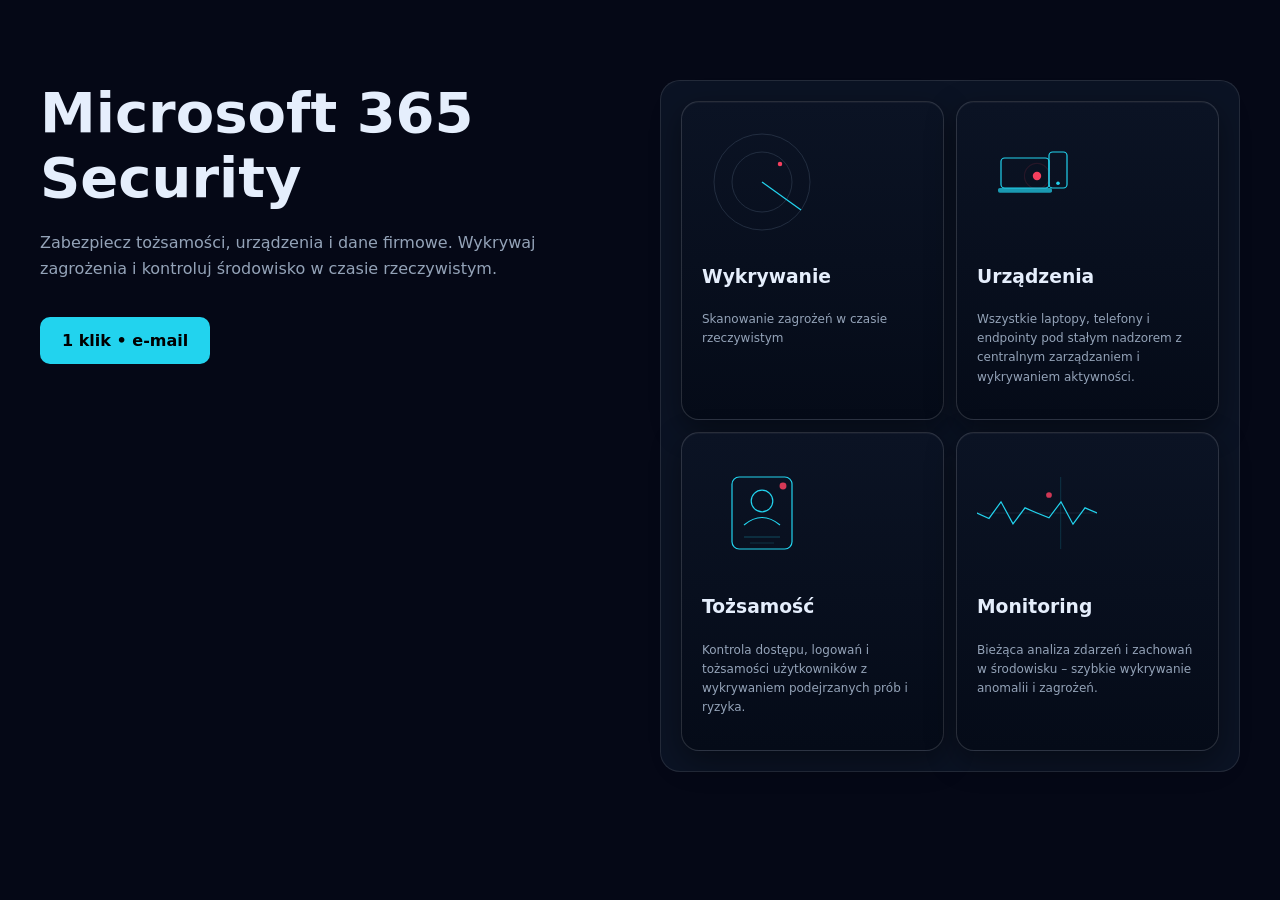
<file: svg/svg.html>
<!DOCTYPE html>
<html lang="pl">
<head>
<meta charset="UTF-8">
<meta name="viewport" content="width=device-width, initial-scale=1.0">
<title>RedFlag – Microsoft 365 Security</title>

<style>
body{
  margin:0;
  font-family:system-ui, -apple-system, Segoe UI, Roboto;
  background:#050816;
  color:#e5eefc;
}

/* HERO */
.hero{
  padding:80px 20px;
  max-width:1200px;
  margin:auto;
  display:grid;
  grid-template-columns:1fr 1fr;
  gap:40px;
}

/* LEFT */
.hero h1{
  font-size:56px;
  margin:0 0 20px;
}

.hero p{
  color:#94a3b8;
  line-height:1.6;
}

/* BUTTON */
.btn{
  display:inline-block;
  margin-top:20px;
  padding:14px 22px;
  background:#22d3ee;
  color:#000;
  text-decoration:none;
  border-radius:10px;
  font-weight:600;
}

/* RIGHT PANEL */
.panel{
  background:#0b1324;
  border:1px solid rgba(255,255,255,.1);
  border-radius:20px;
  padding:20px;
}

/* GRID */
.grid{
  display:grid;
  grid-template-columns:1fr 1fr;
  gap:12px;
}

/* CARD */

.card{
  display:flex;
  flex-direction:column;
  align-items:flex-start;   /* kluczowa zmiana */
  text-align:left;          /* kluczowa zmiana */

  padding:20px;
  border-radius:18px;

  background:linear-gradient(180deg,#0b1324,#050b18);
  border:1px solid rgba(255,255,255,.14);

  box-shadow:
    0 10px 30px rgba(0,0,0,.4),
    inset 0 1px 0 rgba(255,255,255,.04);
}

/* bez ramek i cieni, tylko układ i wyrównanie
.card{
  display:flex;
  flex-direction:column;
  align-items:center;
  text-align:center;
}
  */

.card svg{
  height:120px;       /* stała wysokość ikon */
  margin-bottom:12px;
}

.card h3{
  height:44px;        /* STAŁA wysokość */
  display:flex;
  align-items:center;
  justify-content:center;
  margin:0;
}

.card p{
  font-size:12px;
  color:#94a3b8;
}

svg{
  width:100%;
  max-width:120px;
}

/* MOBILE */
@media(max-width:800px){
  .hero{
    grid-template-columns:1fr;
  }
}
</style>

</head>
<body>

<section class="hero">

  <!-- LEFT -->
  <div>
    <h1>Microsoft 365 Security</h1>
    <p>
      Zabezpiecz tożsamości, urządzenia i dane firmowe.
      Wykrywaj zagrożenia i kontroluj środowisko w czasie rzeczywistym.
    </p>

    <a href="#" class="btn">1 klik • e‑mail</a>
  </div>

  <!-- RIGHT -->
  <div class="panel">
    <div class="grid">

      <!-- RADAR -->
      <div class="card">
        <svg viewBox="0 0 200 200">
          <circle cx="100" cy="100" r="80" stroke="#334155" fill="none"/>
          <circle cx="100" cy="100" r="50" stroke="#334155" fill="none"/>

          <line x1="100" y1="100" x2="100" y2="20"
                stroke="#22d3ee" stroke-width="2">
            <animateTransform attributeName="transform"
              type="rotate"
              from="0 100 100"
              to="360 100 100"
              dur="3s"
              repeatCount="indefinite"/>
          </line>

          <circle cx="130" cy="70" r="4" fill="#f43f5e">
            <animate attributeName="r"
              values="3;6;3"
              dur="1.2s"
              repeatCount="indefinite"/>
          </circle>
        </svg>

        <h3>Wykrywanie</h3>
        <p>Skanowanie zagrożeń w czasie rzeczywistym</p>
      </div>

            <!-- DEVICES – poprawiona wersja -->
        <div class="card">
        <svg viewBox="0 0 200 200">

            <!-- Laptop -->
            <rect x="40" y="60" width="80" height="50" rx="6"
                fill="none"
                stroke="#22d3ee"
                stroke-width="2"/>

            <rect x="35" y="110" width="90" height="8" rx="3"
                fill="#22d3ee" opacity="0.7"/>

            <!-- Phone -->
            <rect x="120" y="50" width="30" height="60" rx="6"
                fill="none"
                stroke="#22d3ee"
                stroke-width="2"/>

            <circle cx="135" cy="102" r="3" fill="#22d3ee"/>

            <!-- Center signal -->
            <circle cx="100" cy="90" r="6" fill="#f43f5e">
            <animate attributeName="r"
                values="6;10;6"
                dur="1.2s"
                repeatCount="indefinite"/>
            </circle>

            <!-- Signal waves -->
            <circle cx="100" cy="90" r="14"
            fill="none"
            stroke="rgba(244,63,94,.4)"
            stroke-width="2">
            <animate attributeName="r"
                values="14;24;14"
                dur="1.6s"
                repeatCount="indefinite"/>
            <animate attributeName="opacity"
                values="1;0;1"
                dur="1.6s"
                repeatCount="indefinite"/>
            </circle>

        </svg>

        <h3>Urządzenia</h3>
        <p>
            Wszystkie laptopy, telefony i endpointy pod stałym nadzorem
            z centralnym zarządzaniem i wykrywaniem aktywności.
        </p>
        </div>

      <!-- IDENTITY – corporate badge -->
<div class="card">
  <svg viewBox="0 0 200 200">

    <!-- Badge frame -->
    <rect x="50" y="40" width="100" height="120" rx="12"
          fill="none"
          stroke="#22d3ee"
          stroke-width="2"/>

    <!-- Avatar -->
    <circle cx="100" cy="80" r="18"
            fill="none"
            stroke="#22d3ee"
            stroke-width="2"/>

    <!-- Body -->
    <path d="M70 120 Q100 95 130 120"
          fill="none"
          stroke="#22d3ee"
          stroke-width="2"/>

    <!-- Lines (data) -->
    <line x1="70" y1="140" x2="130" y2="140"
          stroke="#22d3ee" opacity="0.5"/>
    <line x1="80" y1="150" x2="120" y2="150"
          stroke="#22d3ee" opacity="0.3"/>

    <!-- RED DOT -->
    <circle cx="135" cy="55" r="5" fill="#f43f5e">
      <animate attributeName="r"
        values="5;8;5"
        dur="1.2s"
        repeatCount="indefinite"/>
      <animate attributeName="opacity"
        values="1;0.5;1"
        dur="1.2s"
        repeatCount="indefinite"/>
    </circle>

  </svg>

  <h3>Tożsamość</h3>
  <p>
    Kontrola dostępu, logowań i tożsamości użytkowników
    z wykrywaniem podejrzanych prób i ryzyka.
  </p>
</div>
<!-- MONITORING – advanced SOC -->
<div class="card">
  <svg viewBox="0 0 200 120">

    <!-- baseline -->
    <line x1="0" y1="60" x2="200" y2="60"
          stroke="rgba(148,163,184,.2)"/>

    <!-- waveform -->
    <polyline
      fill="none"
      stroke="#22d3ee"
      stroke-width="2"
      stroke-linecap="round"
      points="0,60 20,50 40,70 60,40 80,80 100,60 120,30 140,70 160,50 180,80 200,60">
      <animate attributeName="points"
        dur="2s"
        repeatCount="indefinite"
        values="
        0,60 20,50 40,70 60,40 80,80 100,60 120,30 140,70 160,50 180,80 200,60;
        0,60 20,70 40,40 60,80 80,50 100,60 120,70 140,40 160,80 180,50 200,60;
        0,60 20,50 40,70 60,40 80,80 100,60 120,30 140,70 160,50 180,80 200,60"/>
    </polyline>

    <!-- vertical scan -->
    <line x1="120" y1="0" x2="120" y2="120"
          stroke="#22d3ee" stroke-opacity="0.3">
      <animate attributeName="x1" values="0;200;0" dur="3s" repeatCount="indefinite"/>
      <animate attributeName="x2" values="0;200;0" dur="3s" repeatCount="indefinite"/>
    </line>

    <!-- RED ALERT -->
    <circle cx="120" cy="30" r="4" fill="#f43f5e">
      <animate attributeName="r"
        values="4;7;4"
        dur="1.2s"
        repeatCount="indefinite"/>
      <animate attributeName="opacity"
        values="1;0.4;1"
        dur="1.2s"
        repeatCount="indefinite"/>
    </circle>

  </svg>

  <h3>Monitoring</h3>
  <p>
    Bieżąca analiza zdarzeń i zachowań w środowisku
    – szybkie wykrywanie anomalii i zagrożeń.
  </p>
</div>


</section>

</body>
</html>
</file>
<file: styles.css>
/* === GLOBAL BACKDROP (one consistent background for entire site) === */
body{
  position: relative;
  overflow-x: hidden;
}

body::before{
  content:"";
  position: fixed;
  inset: 0;
  z-index: -1;
  pointer-events: none;

  /* JEDEN spójny gradient dla całej strony */
  background:
    radial-gradient(1200px 700px at 18% -10%, rgba(225,29,72,.18), transparent 55%),
    radial-gradient(900px 520px at 90% 0%, rgba(70,130,255,.10), transparent 58%),
    linear-gradient(180deg, #0b0f14, #070a0f 70%);
}

:root{
  /*;  /* Base */
  --bg2:#0f141b;

  /* Text */
  --text:#dbe2ea;
  --muted:#93a4b6;
  --muted2:#6f8093;

  /* Accents */
  --accent:#e11d48;
  --accentGlow: rgba(225,29,72,.35);
  --ok:#22c55e;
  --warn:#f59e0b;

  /* Surfaces (ujednolicenie “szkła”) */
  --surface: rgba(255,255,255,.03);
  --surface2: rgba(255,255,255,.04);
  --surface3: rgba(255,255,255,.06);

  /* Strokes / shadows */
  --stroke: rgba(31,42,54,.75);
  --stroke2: rgba(31,42,54,.55);
  --shadow: 0 10px 30px rgba(0,0,0,.35);

  /* Radius / layout */
  --radius:18px;
  --radius2:26px;
  --max:1120px;
  --pad:22px;
  --padM:16px;

  /* Font */
  --font: ui-sans-serif, system-ui, -apple-system, Segoe UI, Roboto, Arial, "Apple Color Emoji","Segoe UI Emoji";
}

/* uniwersalna powierzchnia */
.surface{
  background: var(--surface);
  border: 1px solid var(--stroke);
  border-radius: var(--radius2);
  box-shadow: var(--shadow);
}

/* lżejsza (np. w środku kart / timeline) */
.surface-soft{
  background: var(--surface2);
  border: 1px solid var(--stroke2);
  border-radius: var(--radius);
}

/* akcentowana (np. CTA / ważne) */
.surface-accent{
  background: rgba(225,29,72,.07);
  border: 1px solid rgba(225,29,72,.22);
  border-radius: var(--radius2);
  box-shadow: 0 0 0 1px rgba(225,29,72,.06), var(--shadow);
}


/* Base */
*{ box-sizing:border-box }
html,body{ height:100% }
body{
  margin:0;
  font-family:var(--font);
  color:var(--text);
  background:
    radial-gradient(1200px 700px at 20% -10%, rgba(225,29,72,.18), transparent 55%),
    radial-gradient(900px 500px at 90% 0%, rgba(70,130,255,.10), transparent 55%),
    linear-gradient(180deg, var(--bg), #070a0f 70%);
  letter-spacing:.2px;
}
img{ max-width:100%; height:auto; display:block }
a{ color:inherit; text-decoration:none }

a:focus-visible, button:focus-visible{
  outline:2px solid rgba(255,255,255,.55);
  outline-offset:3px;
  border-radius:12px;
}

.container{
  width:min(var(--max), calc(100% - 2*var(--pad)));
  margin:0 auto;
}

/* Buttons */
.btn{
  display:inline-flex;
  align-items:center;
  justify-content:center;
  gap:10px;
  border-radius:999px;
  padding:11px 14px;
  border:1px solid rgba(31,42,54,.9);
  background:rgba(255,255,255,.04);
  color:var(--text);
  font-weight:560;
  font-size:14px;
  transition:transform .15s ease, background .2s ease, border-color .2s ease, box-shadow .2s ease;
  cursor:pointer;
  user-select:none;
}
.btn:hover{ background:rgba(255,255,255,.06); transform:translateY(-1px); }
.btn.primary{
  border-color:rgba(225,29,72,.55);
  box-shadow:0 0 0 1px rgba(225,29,72,.25), 0 18px 40px rgba(225,29,72,.16);
  background:linear-gradient(135deg, rgba(225,29,72,.95), rgba(225,29,72,.55));
}

/* NAV */
.nav{
  position:sticky;
  top:0;
  z-index:1000;
  background:rgba(11,15,20,.72);
  backdrop-filter:blur(14px);
  border-bottom:1px solid rgba(31,42,54,.75);
}
.nav-inner{
  display:flex;
  align-items:center;
  justify-content:space-between;
  padding:14px 0;
  gap:14px;
}
.brand{
  display:flex;
  align-items:center;
  gap:12px;
  min-width:190px;
}
.brand-title{ display:flex; flex-direction:column; line-height:1.05; }
.brand-title strong{ font-weight:650; letter-spacing:.2px; }
.brand-title span{ color:var(--muted2); font-size:12px; margin-top:2px; }

.nav-links{
  display:flex;
  align-items:center;
  gap:18px;
  padding:6px 10px;
  border:1px solid rgba(31,42,54,.65);
  background:rgba(255,255,255,.03);
  border-radius:999px;
}
.nav-links a{
  color:var(--muted);
  font-size:14px;
  padding:8px 10px;
  border-radius:999px;
  border:1px solid transparent;
  transition:background .2s ease, color .2s ease, border-color .2s ease;
}
.nav-links a:hover{ color:var(--text); background:rgba(255,255,255,.05); }
.nav-links a.active{
  color:var(--text);
  background:rgba(225,29,72,.12);
  border-color:rgba(225,29,72,.22);
}

.nav-cta{ display:flex; align-items:center; gap:10px; }

/* Hamburger */
.menu-btn{
  display:none;
  width:42px; height:42px;
  border-radius:14px;
  border:1px solid rgba(31,42,54,.85);
  background:rgba(255,255,255,.04);
  cursor:pointer;
  position:relative;
}
.menu-btn span{
  position:absolute;
  left:11px; right:11px;
  height:2px;
  background:rgba(219,226,234,.92);
  border-radius:10px;
  transition:transform .25s ease, top .25s ease;
}
.menu-btn span:nth-child(1){ top:15px; }
.menu-btn span:nth-child(2){ top:24px; }
.menu-btn[aria-expanded="true"] span:nth-child(1){ top:20px; transform:rotate(45deg); }
.menu-btn[aria-expanded="true"] span:nth-child(2){ top:20px; transform:rotate(-45deg); }

/* Mobile menu */
.overlay{
  position:fixed;
  inset:0;
  background:rgba(5,8,12,.62);
  backdrop-filter:blur(12px);
  opacity:0;
  pointer-events:none;
  transition:opacity .25s ease;
  z-index:1100;
}
.overlay.active{ opacity:1; pointer-events:auto; }

.mobile-menu{
  position:fixed;
  left:0; right:0;
  top:0;
  transform:translateY(-105%);
  transition:transform .35s cubic-bezier(.2,.9,.2,1);
  z-index:1200;
  border-bottom:1px solid rgba(31,42,54,.75);
  background:rgba(11,15,20,.94);
  backdrop-filter:blur(18px);
  box-shadow:var(--shadow);
}
.mobile-menu.active{ transform:translateY(0); }

.mm-title{
  position:absolute;
  top:12px;
  left:var(--padM);
  right:var(--padM);
  display:flex;
  align-items:center;
  justify-content:space-between;
  gap:12px;
}
.mm-title .mini{
  display:flex;
  align-items:center;
  gap:10px;
  color:var(--muted);
  font-size:13px;
}
.mm-close{
  width:42px; height:42px;
  border-radius:14px;
  border:1px solid rgba(31,42,54,.85);
  background:rgba(255,255,255,.04);
  color:var(--text);
  cursor:pointer;
  display:grid;
  place-items:center;
}
.mm-inner{
  padding:72px var(--padM) 18px;
  display:flex;
  flex-direction:column;
  gap:10px;
  max-height:85vh;
  overflow:auto;
}
.mm-link{
  padding:14px 14px;
  border-radius:16px;
  border:1px solid rgba(31,42,54,.75);
  background:rgba(255,255,255,.03);
  display:flex;
  align-items:center;
  justify-content:space-between;
  gap:12px;
  transition:background .2s ease, border-color .2s ease, transform .15s ease;
}
.mm-link:hover{
  background:rgba(255,255,255,.05);
  border-color:rgba(225,29,72,.25);
  transform:translateY(-1px);
}
.mm-link span{ color:var(--muted); font-size:13px; }
.mm-cta{ margin-top:10px; display:grid; gap:10px; }

.dot{
  width:8px; height:8px;
  border-radius:999px;
  background:var(--accent);
  box-shadow:0 0 0 6px rgba(225,29,72,.12);
}

/* Layout sections */
.hero{ padding:56px 0 10px; position:relative; }
.hero-grid{
  display:grid;
  grid-template-columns: 1.25fr .75fr;
  gap:18px;
  align-items:stretch;
}
.pill{
  display:inline-flex;
  align-items:center;
  gap:10px;
  padding:8px 12px;
  border-radius:999px;
  border:1px solid rgba(225,29,72,.35);
  background:rgba(225,29,72,.08);
  color:rgba(255,255,255,.92);
  font-size:13px;
  box-shadow:0 0 0 1px rgba(225,29,72,.07);
}
h1{
  font-size:clamp(34px, 4.6vw, 56px);
  line-height:1.05;
  margin:14px 0 12px;
  letter-spacing:-0.6px;
}
.lead{
  max-width:62ch;
  color:var(--muted);
  font-size:16px;
  line-height:1.6;
  margin:0 0 18px;
}
.hero-cta{ display:flex; flex-wrap:wrap; gap:12px; align-items:center; }

.section{ padding:18px 0; }
.section h2{
  margin:0 0 10px;
  font-size:22px;
  letter-spacing:-0.2px;
}
.section p.sub{
  margin:0 0 14px;
  color:var(--muted);
  line-height:1.6;
  max-width:82ch;
}

.grid{ display:grid; gap:14px; }
.grid.two{ grid-template-columns: repeat(2, minmax(0,1fr)); }
.grid.three{ grid-template-columns: repeat(3, minmax(0,1fr)); }

.card{
  border-radius:var(--radius);
  border:1px solid rgba(31,42,54,.75);
  background:var(--card);
  padding:18px;
  box-shadow:0 0 0 1px rgba(255,255,255,.02);
}
.card strong{
  display:block;
  font-weight:650;
  margin-bottom:8px;
  letter-spacing:-0.15px;
}
.card p{ margin:0; color:var(--muted); line-height:1.6; font-size:14px; }

.quick{
  background:
    radial-gradient(700px 250px at 20% 0%, rgba(225,29,72,.18), transparent 60%),
    rgba(255,255,255,.04);
  border-color:rgba(225,29,72,.25);
  box-shadow:0 0 0 1px rgba(225,29,72,.08), 0 18px 60px rgba(0,0,0,.35);
}

.stat{ display:grid; gap:10px; margin-top:10px; }
.stat-row{
  display:flex;
  justify-content:space-between;
  gap:10px;
  padding:10px 12px;
  border-radius:14px;
  border:1px solid rgba(31,42,54,.75);
  background:rgba(255,255,255,.03);
  color:var(--muted);
  font-size:13px;
}
.stat-row b{ color:rgba(255,255,255,.92); font-weight:650; }

.kpi{
  display:flex;
  align-items:flex-start;
  gap:12px;
}
.kpi .icon{
  width:34px; height:34px;
  border-radius:12px;
  display:grid; place-items:center;
  border:1px solid rgba(225,29,72,.25);
  background:rgba(225,29,72,.08);
  box-shadow:0 0 0 1px rgba(225,29,72,.06);
  flex:0 0 auto;
}
.kpi svg{ width:18px; height:18px; fill:rgba(255,255,255,.92); }

/* Flags */
.flags{
  border-radius:var(--radius2);
  border:1px solid rgba(31,42,54,.75);
  background:
    radial-gradient(900px 350px at 15% 10%, rgba(225,29,72,.12), transparent 60%),
    rgba(255,255,255,.02);
  padding:18px;
  box-shadow:var(--shadow);
}
.flag{
  display:flex;
  gap:10px;
  align-items:flex-start;
  padding:12px 12px;
  border-radius:16px;
  border:1px solid rgba(31,42,54,.75);
  background:rgba(255,255,255,.03);
  margin-top:10px;
}
.flag .x{
  width:22px; height:22px;
  border-radius:9px;
  background:rgba(225,29,72,.15);
  border:1px solid rgba(225,29,72,.25);
  display:grid; place-items:center;
  flex:0 0 auto;
  margin-top:1px;
  color:rgba(255,255,255,.92);
  font-weight:800;
  font-size:13px;
}
.flag b{ font-weight:650; color:rgba(255,255,255,.92); }
.flag small{ display:block; color:var(--muted); margin-top:4px; line-height:1.55; }

/* Steps */
.steps .row{
  display:flex;
  gap:12px;
  align-items:flex-start;
  padding:14px 14px;
  border-radius:16px;
  border:1px solid rgba(31,42,54,.75);
  background:rgba(255,255,255,.03);
  margin-top:10px;
}
.steps .num{
  width:34px; height:34px;
  border-radius:12px;
  border:1px solid rgba(255,255,255,.08);
  background:rgba(255,255,255,.03);
  display:grid; place-items:center;
  font-weight:750;
  color:rgba(255,255,255,.9);
  flex:0 0 auto;
}

/* Footer */
footer{
  padding:38px 0 46px;
  color:var(--muted2);
  font-size:13px;
  border-top:1px solid rgba(31,42,54,.75);
  background:linear-gradient(180deg, transparent, rgba(255,255,255,.02));
}
.footer-inner{
  display:flex;
  align-items:center;
  justify-content:space-between;
  gap:12px;
  flex-wrap:wrap;
}
.footer-inner a{ color:var(--muted2); }
.footer-inner a:hover{ color:var(--text); }

/* Logo tile (NAV + sekcje) */
.rf-logo-wrap{
  --rfSize:34px;
  width:var(--rfSize);
  height:var(--rfSize);
  border-radius:12px;
  display:grid;
  place-items:center;
  background:rgba(255,255,255,.03);
  border:1px solid rgba(31,42,54,.75);
  box-shadow:
    0 0 0 1px rgba(255,255,255,.02),
    0 18px 60px rgba(0,0,0,.35),
    0 0 0 1px rgba(225,29,72,.10);
  overflow:hidden;
  position:relative;
  flex:0 0 auto;
}
.rf-logo-wrap:after{
  content:"";
  position:absolute;
  inset:-30%;
  background: radial-gradient(circle at 30% 30%, rgba(225,29,72,.18), transparent 55%);
  transform: rotate(18deg);
  pointer-events:none;
}
.rf-logo{
  width:82%;
  height:82%;
  object-fit:contain;
  filter: drop-shadow(0 10px 30px rgba(225,29,72,.18));
}

/* Firma section */
.rf-brand{
  border-radius:var(--radius2);
  border:1px solid rgba(31,42,54,.75);
  background:
    radial-gradient(900px 360px at 20% 0%, rgba(225,29,72,.14), transparent 60%),
    rgba(255,255,255,.02);
  box-shadow:var(--shadow);
  padding:18px;
}
.rf-head{
  display:flex;
  align-items:flex-start;
  justify-content:space-between;
  gap:16px;
  flex-wrap:wrap;
}
.rf-lockup{
  display:flex;
  align-items:center;
  gap:14px;
  min-width:min(560px, 100%);
}
#firma .rf-logo-wrap{
  --rfSize: clamp(56px, 7vw, 72px);
  border-radius:18px;
}
.rf-title{ display:flex; flex-direction:column; gap:3px; }
.rf-title strong{ font-size:16px; font-weight:750; letter-spacing:-0.15px; }
.rf-title span{ color:var(--muted2); font-size:13px; line-height:1.4; }

.rf-claim{
  margin-top:10px;
  color:rgba(255,255,255,.92);
  font-weight:650;
  letter-spacing:-0.2px;
  line-height:1.35;
  font-size:18px;
  max-width:75ch;
}
.rf-sub{
  margin-top:8px;
  color:var(--muted);
  line-height:1.65;
  max-width:90ch;
  font-size:14px;
}
.rf-badges{
  display:flex;
  flex-wrap:wrap;
  gap:10px;
  margin-top:14px;
}
.rf-badge{
  padding:7px 10px;
  border-radius:999px;
  border:1px solid rgba(31,42,54,.7);
  background:rgba(255,255,255,.03);
  color:var(--muted2);
  font-size:13px;
}
.rf-badge.hot{
  border-color:rgba(225,29,72,.28);
  background:rgba(225,29,72,.08);
  color:rgba(255,255,255,.88);
}
.rf-mini{
  margin-top:14px;
  display:grid;
  grid-template-columns:repeat(3, minmax(0,1fr));
  gap:14px;
}
.rf-mini .card{ padding:16px; }
.rf-mini .card strong{ margin-bottom:6px; }
.rf-mini .card p{ font-size:13.5px; }

/* Responsive */
@media (max-width: 980px){
  .nav-links{ display:none; }
  .menu-btn{ display:inline-grid; place-items:center; }
}
@media (max-width: 900px){
  .hero-grid{ grid-template-columns: 1fr; }
}
@media (max-width: 820px){
  .grid.two,.grid.three{ grid-template-columns: 1fr; }
  .hero{ padding-top:46px; }
  .rf-mini{ grid-template-columns: 1fr; }
  .rf-claim{ font-size:17px; }
}
@media (prefers-reduced-motion: reduce){
  *{ transition:none !important; scroll-behavior:auto !important; }
}

/* --- Sticky CTA (mobile) --- */
.sticky-cta{
  position: fixed;
  left: 0; right: 0;
  bottom: 0;
  z-index: 900; /* poniżej mobile-menu (1200), powyżej treści */
  padding: 10px var(--padM) calc(10px + env(safe-area-inset-bottom));
  background: rgba(11,15,20,.78);
  backdrop-filter: blur(14px);
  border-top: 1px solid rgba(31,42,54,.75);
  box-shadow: 0 -12px 40px rgba(0,0,0,.45);
  display: none; /* domyślnie ukryte, pokażemy na mobile */
}

.sticky-cta .inner{
  width: min(var(--max), calc(100% - 2*var(--padM)));
  margin: 0 auto;
  display: grid;
  grid-template-columns: 1fr 1fr;
  gap: 10px;
}

.sticky-cta .btn{
  width: 100%;
  padding: 12px 14px;
}

/* Pokaż tylko na mobile */
@media (max-width: 900px){
  .sticky-cta{ display: block; }
  body.has-sticky-cta{ padding-bottom: 92px; } /* rezerwa na pasek CTA */
}

/* Kiedy menu mobilne otwarte, chowamy sticky CTA */
body.menu-open .sticky-cta{ display: none !important; }


/* --- Sticky CTA (mobile) --- */
.sticky-cta{
  position: fixed;
  left: 0; right: 0;
  bottom: 0;
  z-index: 900;
  padding: 10px var(--padM) calc(10px + env(safe-area-inset-bottom));
  background: rgba(11,15,20,.78);
  backdrop-filter: blur(14px);
  border-top: 1px solid rgba(31,42,54,.75);
  box-shadow: 0 -12px 40px rgba(0,0,0,.45);
  display: none;
}

.sticky-cta .inner{
  width: min(var(--max), calc(100% - 2*var(--padM)));
  margin: 0 auto;
  display: grid;
  grid-template-columns: 1fr 1fr;
  gap: 10px;
}

.sticky-cta .btn{
  width: 100%;
  padding: 12px 14px;
}

/* Pokaż tylko na mobile + dodaj miejsce na pasek */
@media (max-width: 900px){
  .sticky-cta{ display: block; }
  body.has-sticky-cta{ padding-bottom: 92px; }
}

/* Gdy menu mobilne otwarte — chowamy sticky CTA */
body.menu-open .sticky-cta{ display:none !important; }


/* --- CTA PANEL (spójny na wszystkich stronach) --- */
.cta-panel{
  border-radius: var(--radius2);
  border: 1px solid rgba(225,29,72,.22);
  background:
    radial-gradient(900px 320px at 18% 10%, rgba(225,29,72,.14), transparent 60%),
    rgba(255,255,255,.02);
  box-shadow:
    0 0 0 1px rgba(225,29,72,.06),
    0 18px 60px rgba(0,0,0,.35);
  padding: 22px;
}

.cta-panel h2{
  margin: 0 0 8px;
  font-size: 28px;
  letter-spacing: -0.2px;
}

.cta-panel p{
  margin: 0 0 16px;
  color: var(--muted);
  line-height: 1.65;
  max-width: 90ch;
}

.cta-actions{
  display:flex;
  gap: 12px;
  flex-wrap: wrap;
}

@media (max-width: 560px){
  .cta-actions .btn{ width: 100%; }
}

.steps .card{.steps .: all .2s ease;
}

.steps .card:hover{
  transform: translateY(-4px);
  border-color: rgba(225,29,72,.35);
  box-shadow: 0 20px 60px rgba(0,0,0,.6);
}

.timeline{
  border-radius: var(--radius2);
  border: 1px solid rgba(31,42,54,.75);
  background: rgba(255,255,255,.02);
  padding: 18px;
}

.tl-item{
  display:grid;
  grid-template-columns: 34px 1fr;
  gap: 14px;
  padding: 10px 0;
}

.tl-rail{
  position: relative;
}

.tl-rail:before{
  content:"";
  position:absolute;
  top:0;
  bottom:0;
  left:50%;
  width:2px;
  background: rgba(225,29,72,.25);
}

.tl-dot{
  width: 34px;
  height: 34px;
  border-radius: 12px;
  display:grid;
  place-items:center;
  background: rgba(255,255,255,.04);
  border: 1px solid rgba(225,29,72,.25);
  font-weight: 700;
}

.tl-card{
  border-radius: 18px;
  border: 1px solid rgba(31,42,54,.75);
  background: rgba(255,255,255,.03);
  padding: 16px;
}

.timeline h3{.timeline font-size: 18px;
  letter-spacing: -0.2px;
}

.timeline:nth-of-type(1) h3{
  color: #9ca3af; /* Basic */
}

.timeline:nth-of-type(2) h3{
  color: #60a5fa; /* Standard */
}

.timeline:nth-of-type(3) h3{
  color: #e11d48; /* Premium */
}

/* =========================
   PACKAGES (pricing) + LINK
   ========================= */
.packages{
  margin-top: 8px;
}

.plan-grid{
  display:grid;
  grid-template-columns: repeat(3, minmax(0,1fr));
  gap: 14px;
}

.plan{
  border-radius: var(--radius2);
  border: 1px solid rgba(31,42,54,.75);
  background: rgba(255,255,255,.03);
  padding: 18px;
  box-shadow: var(--shadow);
  position: relative;
  overflow: hidden;
}

.plan:before{
  content:"";
  position:absolute;
  inset:-40% -40% auto -40%;
  height: 160px;
  background: radial-gradient(circle at 30% 40%, rgba(225,29,72,.12), transparent 58%);
  pointer-events:none;
}

.plan-head{
  display:flex;
  align-items:flex-start;
  justify-content:space-between;
  gap:12px;
  margin-bottom: 6px;
}

.plan-name{
  font-size: 18px;
  font-weight: 800;
  letter-spacing:-0.2px;
}

.plan-tier{
  padding: 6px 10px;
  border-radius: 999px;
  border: 1px solid rgba(31,42,54,.7);
  background: rgba(255,255,255,.02);
  color: var(--muted2);
  font-size: 12.5px;
  white-space: nowrap;
}

.plan-desc{
  color: var(--muted);
  line-height: 1.6;
  margin: 4px 0 12px;
  max-width: 70ch;
}

.plan-features{
  list-style:none;
  padding:0;
  margin:0;
  display:grid;
  gap: 8px;
}

.plan-features li{
  display:flex;
  gap:10px;
  color: var(--muted);
  line-height:1.5;
  font-size:14px;
}

.plan-features li:before{
  content:"✓";
  width: 18px; height: 18px;
  border-radius: 7px;
  display:grid;
  place-items:center;
  flex: 0 0 auto;
  margin-top: 1px;
  border: 1px solid rgba(34,197,94,.38);
  background: rgba(34,197,94,.12);
  color: rgba(255,255,255,.9);
  font-weight: 900;
  font-size: 12px;
}

.plan-actions{
  margin-top: 14px;
  display:flex;
  gap: 10px;
  flex-wrap:wrap;
}

.plan-actions .btn{
  padding: 11px 12px;
}

.plan.recommended{
  border-color: rgba(225,29,72,.35);
  background:
    radial-gradient(900px 300px at 15% 0%, rgba(225,29,72,.16), transparent 60%),
    rgba(255,255,255,.03);
  box-shadow: 0 0 0 1px rgba(225,29,72,.08), 0 18px 60px rgba(0,0,0,.35);
}

.is-highlighted{
  outline: 2px solid rgba(225,29,72,.35);
  outline-offset: 4px;
}

/* =========================
   TIMELINE — compact tweaks
   ========================= */
.timeline-title{
  display:flex;
  align-items:center;
  justify-content:space-between;
  gap:12px;
  flex-wrap: wrap;
  margin-bottom: 8px;
}

.timeline-title h3{
  margin:0;
  font-size: 18px;
  letter-spacing: -0.2px;
}

.timeline-title .mini{
  color: var(--muted2);
  font-size: 12.5px;
}

/* =========================
   DECISION FLOW (client)
   ========================= */
.flow{
  border-radius: var(--radius2);
  border: 1px solid rgba(31,42,54,.75);
  background:
    radial-gradient(900px 320px at 15% 0%, rgba(225,29,72,.10), transparent 60%),
    rgba(255,255,255,.02);
  box-shadow: var(--shadow);
  padding: 18px;
}

.flow-grid{
  display:grid;
  grid-template-columns: 1fr 1fr;
  gap: 14px;
  margin-top: 12px;
}

.flow-step{
  border-radius: var(--radius);
  border: 1px solid rgba(31,42,54,.75);
  background: rgba(255,255,255,.03);
  padding: 16px;
}

.flow-step h4{
  margin:0 0 10px;
  font-size: 14px;
  letter-spacing:-0.1px;
  color: rgba(255,255,255,.92);
}

.flow-options{
  display:flex;
  flex-wrap:wrap;
  gap: 10px;
}

.pill-btn{
  padding: 10px 12px;
  border-radius: 999px;
  border: 1px solid rgba(31,42,54,.85);
  background: rgba(255,255,255,.03);
  color: var(--text);
  font-size: 13.5px;
  cursor:pointer;
  transition: transform .15s ease, background .2s ease, border-color .2s ease;
}

.pill-btn:hover{ transform: translateY(-1px); background: rgba(255,255,255,.05); }
.pill-btn.active{
  border-color: rgba(225,29,72,.35);
  background: rgba(225,29,72,.10);
}

.flow-result{
  border-radius: var(--radius);
  border: 1px solid rgba(225,29,72,.22);
  background: rgba(225,29,72,.07);
  padding: 16px;
}

.flow-result h4{
  margin:0 0 6px;
  font-size: 14px;
}

.flow-result p{
  margin:0;
  color: var(--muted);
  line-height:1.6;
}

.flow-cta{
  margin-top: 12px;
  display:flex;
  flex-wrap:wrap;
  gap: 10px;
}

@media (max-width: 900px){
  .plan-grid{ grid-template-columns: 1fr; }
  .flow-grid{ grid-template-columns: 1fr; }
}


/* --- Social proof / logo wall --- */
.social-proof{
  margin-top: 10px;
}

.logo-wall{
  margin-top: 14px;
  display:grid;
  grid-template-columns: repeat(6, minmax(0, 1fr));
  gap: 12px;
}

.logo-tile{
  background: var(--surface2);
  border: 1px solid var(--stroke2);
  border-radius: 16px;
  height: 64px;
  display:grid;
  place-items:center;
  padding: 10px;
  transition: transform .15s ease, border-color .2s ease, background .2s ease, opacity .2s ease;
  overflow:hidden;
}

.logo-tile:hover{
  transform: translateY(-1px);
  border-color: rgba(255,255,255,.16);
  background: var(--surface3);
}

.logo-tile img{
  max-height: 26px;
  max-width: 140px;
  width: auto;
  height: auto;
  object-fit: contain;

  /* B/W i spokojny kontrast */
  filter: grayscale(100%) brightness(1.05) contrast(1.05);
  opacity: .78;
  transition: opacity .2s ease, filter .2s ease;
}

.logo-tile:hover img{
  opacity: .95;
  filter: grayscale(100%) brightness(1.2) contrast(1.1);
}

/* Dodatkowa linia pod opisem (opcjonalnie, premium) */
.proof-note{
  margin-top: 10px;
  color: var(--muted2);
  font-size: 12.5px;
  line-height: 1.6;
}

/* Responsive */
@media (max-width: 980px){
  .logo-wall{ grid-template-columns: repeat(4, minmax(0,1fr)); }
}

@media (max-width: 680px){
  .logo-wall{ grid-template-columns: repeat(2, minmax(0,1fr)); }
  .logo-tile{ height: 58px; }
}



/* --- Social proof (names instead of logos) --- */
.names-wall{
  margin-top: 16px;
  display:grid;
  grid-template-columns: repeat(6, minmax(0, 1fr));
  gap: 10px;
}

.name-tile{
  height: 52px;
  display:flex;
  align-items:center;
  justify-content:center;

  background: var(--surface2);
  border: 1px solid var(--stroke2);
  border-radius: 14px;

  color: var(--muted2);
  font-size: 13px;
  font-weight: 600;
  letter-spacing: .2px;

  transition: all .18s ease;
}

/* hover = subtle premium */
.name-tile:hover{
  color: var(--text);
  border-color: rgba(255,255,255,.18);
  background: var(--surface3);
  transform: translateY(-1px);
}

/* lekki efekt „fade” jak w SaaS */
.names-wall{
  opacity: .85;
}
.names-wall:hover{
  opacity: 1;
}

/* note */
.proof-note{
  margin-top: 10px;
  color: var(--muted2);
  font-size: 12.5px;
}



/* RESPONSIVE */
@media (max-width: 980px){
  .names-wall{
    grid-template-columns: repeat(4, minmax(0,1fr));
  }
}

@media (max-width: 640px){
  .names-wall{
    grid-template-columns: repeat(2, minmax(0,1fr));
  }
}
</file>
